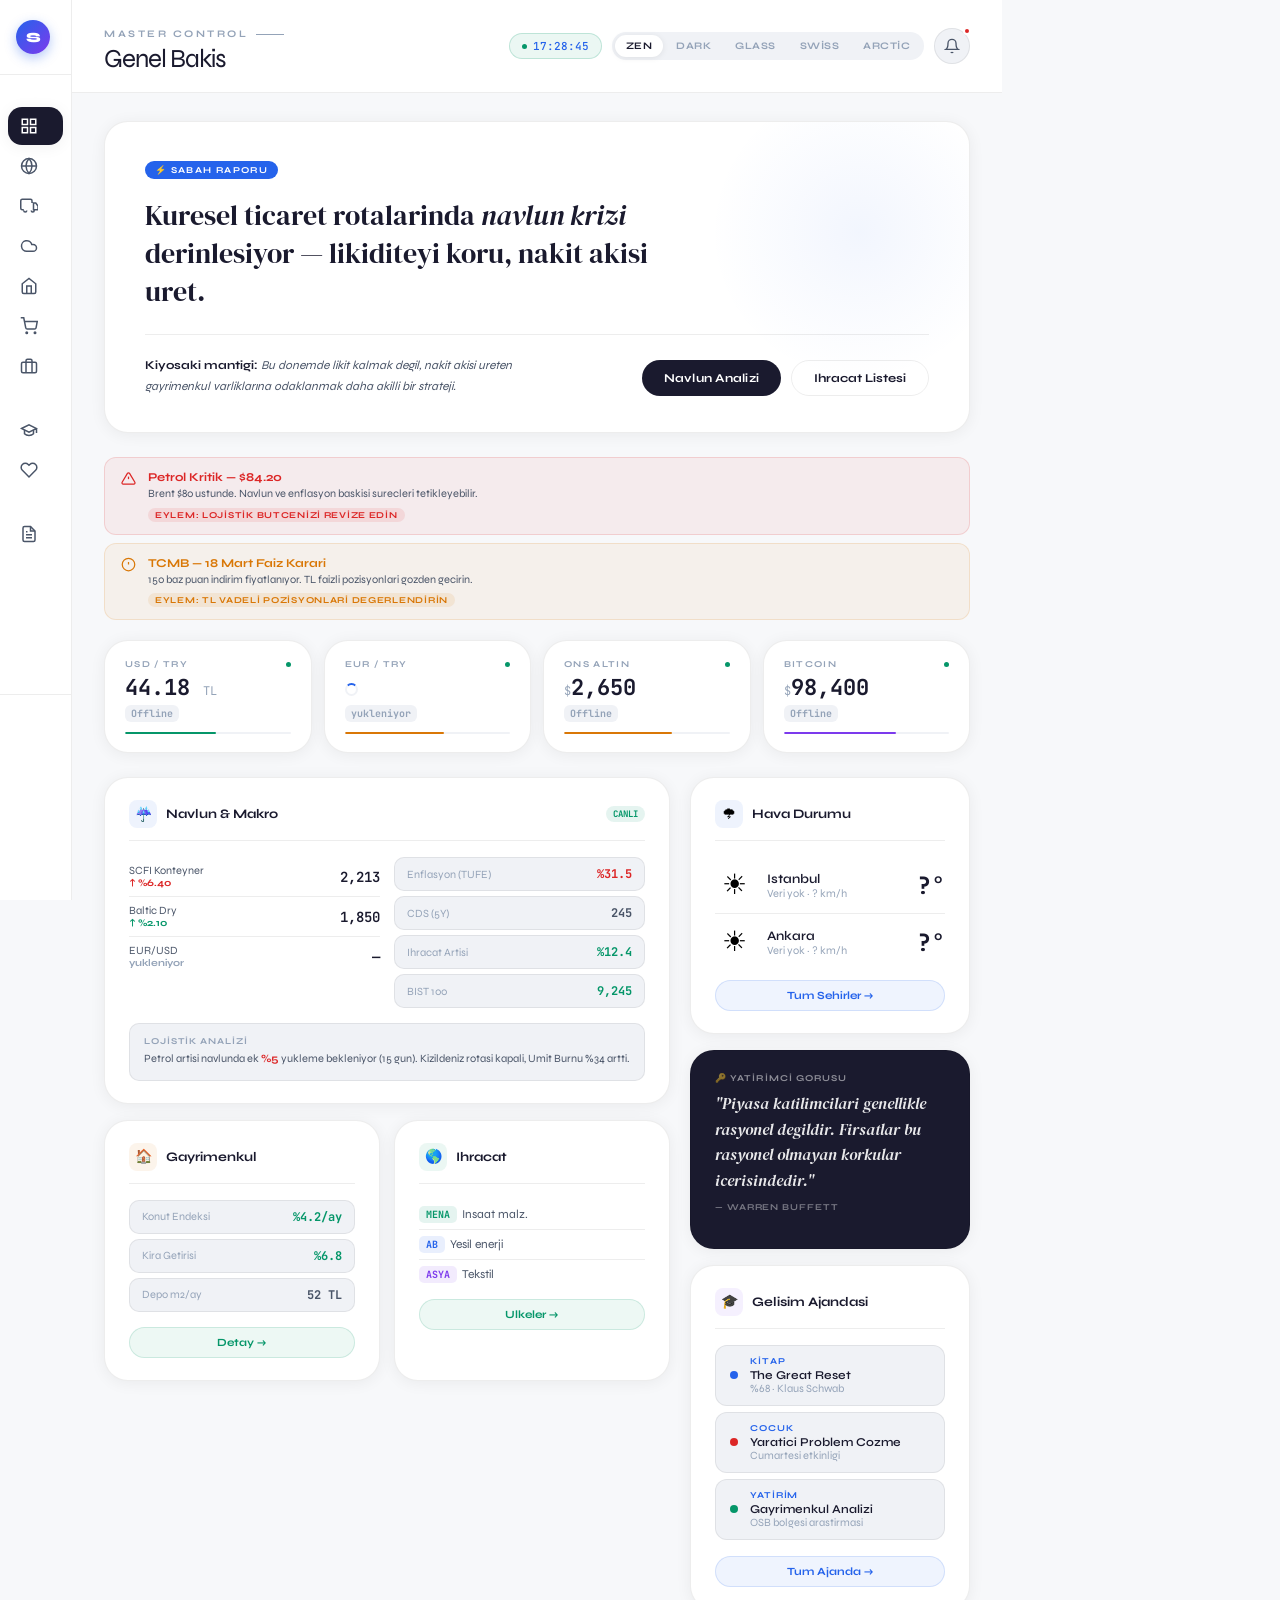
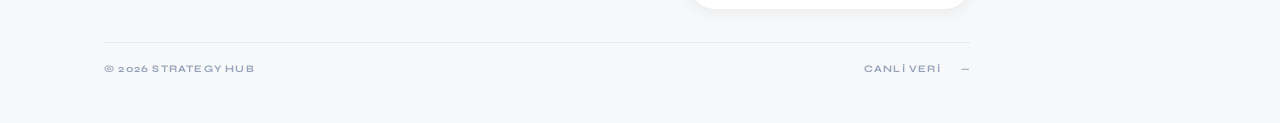
<file: index-34.html>
<!DOCTYPE html>
<html lang="tr">
<head>
  <meta charset="UTF-8">
  <meta name="viewport" content="width=device-width, initial-scale=1.0">
  <meta name="description" content="Stratejik Karar Destek Platformu — Canlı piyasa verileri, lojistik, gayrimenkul ve kişisel gelişim takibi.">
  <meta property="og:title" content="Strategy Hub v5 — Master Control">
  <meta property="og:description" content="Kuresel ticaret, navlun, emlak ve kişisel gelişim verilerini tek panelden takip edin.">
  <meta name="theme-color" content="#2563eb">
  <title>Strategy Hub v5 — Master Control</title>
<link href="https://fonts.googleapis.com/css2?family=DM+Serif+Display:ital@0;1&family=Syne:wght@400;600;700;800&family=JetBrains+Mono:wght@400;500&display=swap" rel="stylesheet">
<style>
/* ═══ RESET ═══ */
*{box-sizing:border-box;margin:0;padding:0}
body{font-family:'Syne',sans-serif;overflow-x:hidden}
button{font-family:'Syne',sans-serif;cursor:pointer;border:none;background:none}
input,select,textarea{font-family:'Syne',sans-serif}

/* ═══ THEMES ═══ */
:root{
  --bg:#F7F8FA;--bg2:#ffffff;--bg3:#F0F2F6;
  --sidebar:#ffffff;--sidebar-border:rgba(0,0,0,0.07);
  --text:#1a1a2e;--text2:#4a5568;--text3:#94a3b8;
  --accent:#2563eb;--accent2:#7c3aed;
  --green:#059669;--red:#dc2626;--gold:#d97706;
  --card-shadow:0 2px 16px rgba(0,0,0,0.06);
  --card-radius:24px;--mono:'JetBrains Mono',monospace;
  --serif:'DM Serif Display',serif;
}
[data-t="dark"]{
  --bg:#0a0a0f;--bg2:#111118;--bg3:#16161f;
  --sidebar:#0d0d14;--sidebar-border:rgba(255,255,255,0.06);
  --text:#e8e8f0;--text2:#8892a4;--text3:#3d4456;
  --card-shadow:0 2px 20px rgba(0,0,0,0.5);
}
[data-t="glass"]{
  --bg:linear-gradient(135deg,#e0e7ff 0%,#f0f9ff 100%);
  --bg2:rgba(255,255,255,0.7);--bg3:rgba(255,255,255,0.4);
  --sidebar:rgba(255,255,255,0.6);--sidebar-border:rgba(255,255,255,0.5);
  --text:#1e293b;--text2:#475569;
  --card-shadow:0 8px 32px rgba(37,99,235,0.1);
}
[data-t="swiss"]{
  --bg:#ffffff;--bg2:#ffffff;--bg3:#f5f5f5;
  --sidebar:#ffffff;--sidebar-border:#000000;
  --text:#000000;--text2:#333333;--text3:#888888;
  --accent:#e63946;--card-radius:4px;
  --card-shadow:none;
}
[data-t="arctic"]{
  --bg:#f0f4f8;--bg2:#ffffff;--bg3:#e8edf3;
  --sidebar:#ffffff;--sidebar-border:rgba(148,163,184,0.2);
  --text:#0f172a;--text2:#334155;--text3:#94a3b8;
  --accent:#0ea5e9;--card-shadow:0 1px 3px rgba(0,0,0,0.05),0 4px 12px rgba(14,165,233,0.08);
}

/* ═══ LAYOUT ═══ */
.hub{display:flex;min-height:100vh;background:var(--bg)}
[data-t="glass"] .hub{background:linear-gradient(135deg,#e0e7ff 0%,#f0f9ff 60%,#fdf4ff 100%)}

/* ═══ SIDEBAR ═══ */
.sb{
  width:72px;flex-shrink:0;background:var(--sidebar);
  border-right:1px solid var(--sidebar-border);
  display:flex;flex-direction:column;
  position:sticky;top:0;height:100vh;
  transition:width .35s cubic-bezier(.4,0,.2,1),background .3s;
  overflow:hidden;z-index:100;
}
.sb:hover,.sb.expanded{width:240px}
[data-t="swiss"] .sb{border-right:2px solid #000}
[data-t="glass"] .sb{backdrop-filter:blur(20px)}

.sb-logo{
  padding:20px 16px;display:flex;align-items:center;gap:12px;
  border-bottom:1px solid var(--sidebar-border);
  min-height:68px;overflow:hidden;white-space:nowrap;
}
.sb-logo .dot{
  width:34px;height:34px;border-radius:50%;
  background:linear-gradient(135deg,var(--accent),var(--accent2));
  display:flex;align-items:center;justify-content:center;
  color:#fff;font-weight:800;font-size:14px;flex-shrink:0;
  box-shadow:0 4px 12px rgba(37,99,235,0.35);
}
[data-t="swiss"] .sb-logo .dot{border-radius:0;background:var(--accent)}
.sb-logo span{font-weight:800;font-size:16px;letter-spacing:-.03em;color:var(--text);opacity:0;transition:opacity .2s .1s}
.sb:hover .sb-logo span,.sb.expanded .sb-logo span{opacity:1}

.nb{padding:8px;flex:1;overflow:hidden}
.ni{
  display:flex;align-items:center;gap:10px;
  padding:10px 12px;border-radius:14px;
  font-size:13px;font-weight:600;color:var(--text2);
  transition:all .2s;width:100%;text-align:left;
  white-space:nowrap;overflow:hidden;margin-bottom:2px;
  position:relative;
}
[data-t="swiss"] .ni{border-radius:0;font-weight:700;letter-spacing:.05em;font-size:11px;text-transform:uppercase}
.ni:hover{background:var(--bg3);color:var(--text)}
.ni.active{
  background:var(--text);color:var(--bg2);
  box-shadow:var(--card-shadow);
}
[data-t="dark"] .ni.active{background:var(--accent);color:#fff}
[data-t="glass"] .ni.active{background:var(--accent);color:#fff;box-shadow:0 4px 16px rgba(37,99,235,0.3)}
.ni svg{flex-shrink:0;width:18px;height:18px}
.ni-label{opacity:0;transition:opacity .2s .08s;font-size:12px}
.sb:hover .ni-label,.sb.expanded .ni-label{opacity:1}
.nl{font-size:9px;font-weight:700;letter-spacing:.15em;text-transform:uppercase;color:var(--text3);padding:10px 14px 4px;opacity:0;transition:opacity .2s;white-space:nowrap}
.sb:hover .nl,.sb.expanded .nl{opacity:1}

.sf{padding:8px;border-top:1px solid var(--sidebar-border);overflow:hidden}
.sn{
  background:var(--bg3);border-radius:12px;padding:10px 12px;
  font-size:11px;color:var(--text2);line-height:1.6;
  opacity:0;transition:opacity .2s;white-space:normal;
}
.sb:hover .sn,.sb.expanded .sn{opacity:1}
.sn strong{color:var(--accent);display:block;font-size:9px;letter-spacing:.1em;text-transform:uppercase;margin-bottom:3px}

/* ═══ MAIN ═══ */
.mn{flex:1;overflow-y:auto;min-width:0}

/* ═══ HEADER ═══ */
.hd{
  padding:28px 32px 20px;
  display:flex;flex-wrap:wrap;justify-content:space-between;align-items:flex-start;gap:16px;
  border-bottom:1px solid var(--sidebar-border);
  background:var(--bg2);
  position:sticky;top:0;z-index:50;
  backdrop-filter:blur(10px);
}
[data-t="glass"] .hd{background:rgba(255,255,255,0.7)}
.hd-left .eyebrow{font-size:10px;font-weight:700;letter-spacing:.25em;text-transform:uppercase;color:var(--text3);margin-bottom:6px;display:flex;align-items:center;gap:8px}
.hd-left .eyebrow::after{content:'';display:inline-block;height:1px;width:28px;background:var(--text3)}
.hd-left h1{font-size:26px;font-weight:300;color:var(--text);letter-spacing:-.04em;line-height:1}
[data-t="swiss"] .hd-left h1{font-weight:800;letter-spacing:-.06em;font-size:28px;text-transform:uppercase}
.hd-right{display:flex;align-items:center;gap:10px;flex-wrap:wrap}

/* THEME SWITCHER */
.ts{display:flex;background:var(--bg3);padding:3px;border-radius:40px;gap:2px}
[data-t="swiss"] .ts{border-radius:0;border:2px solid #000}
.tb2{
  padding:5px 11px;border-radius:40px;font-size:10px;font-weight:700;
  letter-spacing:.05em;text-transform:uppercase;color:var(--text3);
  transition:all .2s;
}
[data-t="swiss"] .tb2{border-radius:0}
.tb2.act{background:var(--bg2);color:var(--text);box-shadow:0 1px 6px rgba(0,0,0,0.08)}
[data-t="dark"] .tb2.act{background:var(--accent);color:#fff}
.ib{
  width:36px;height:36px;border-radius:50%;
  background:var(--bg3);border:1px solid var(--sidebar-border);
  display:flex;align-items:center;justify-content:center;
  transition:all .2s;color:var(--text2);font-size:16px;
}
[data-t="swiss"] .ib{border-radius:0;border:2px solid var(--text)}
.ib:hover{background:var(--text);color:var(--bg2)}
.live-badge{
  display:flex;align-items:center;gap:6px;
  padding:5px 12px;border-radius:40px;
  background:rgba(5,150,105,0.08);border:1px px solid rgba(5,150,105,0.2);
  font-size:10px;font-weight:700;color:var(--green);font-family:var(--mono);
  border:1px solid rgba(5,150,105,0.2);
}
.ld{width:5px;height:5px;background:var(--green);border-radius:50%;animation:blink 1.5s infinite}
@keyframes blink{0%,100%{opacity:1}50%{opacity:.2}}
#clock{font-family:var(--mono);font-size:11px;color:var(--accent);font-weight:500}

/* ═══ CONTENT ═══ */
.content{padding:28px 32px 48px}

/* ═══ TABS ═══ */
.tab{display:none}.tab.active{display:block}

/* ═══ HERO CARD ═══ */
.hero{
  background:var(--bg2);border:1px solid var(--sidebar-border);
  border-radius:var(--card-radius);padding:36px 40px;
  margin-bottom:24px;position:relative;overflow:hidden;
  box-shadow:var(--card-shadow);
}
[data-t="swiss"] .hero{border:2px solid #000;border-radius:0}
[data-t="dark"] .hero{background:var(--bg2);border-color:var(--sidebar-border)}
.hero-bg{
  position:absolute;top:-40px;right:-40px;width:300px;height:300px;
  background:radial-gradient(circle,rgba(37,99,235,0.06) 0%,transparent 70%);
  pointer-events:none;
}
[data-t="dark"] .hero-bg{background:radial-gradient(circle,rgba(37,99,235,0.12) 0%,transparent 70%)}
.hero-tag{
  display:inline-flex;align-items:center;gap:5px;
  font-size:9px;font-weight:700;letter-spacing:.15em;text-transform:uppercase;
  color:#fff;background:var(--accent);padding:4px 10px;border-radius:40px;
  margin-bottom:18px;
}
[data-t="swiss"] .hero-tag{border-radius:0;background:#000;color:#fff}
.hero h2{
  font-family:var(--serif);font-size:clamp(18px,2.5vw,28px);
  font-weight:400;line-height:1.35;color:var(--text);
  max-width:560px;margin-bottom:24px;
}
[data-t="swiss"] .hero h2{font-family:'Syne',sans-serif;font-weight:800;text-transform:uppercase;letter-spacing:-.04em;font-size:20px}
.hero-grid{display:grid;grid-template-columns:1fr auto;gap:24px;align-items:end;padding-top:20px;border-top:1px solid var(--sidebar-border)}
.hero-quote{font-size:12px;line-height:1.7;color:var(--text2);font-style:italic;max-width:400px}
.hero-quote strong{color:var(--text);font-style:normal}
.hero-btns{display:flex;gap:10px;flex-shrink:0;flex-wrap:wrap}
.btn-primary{
  padding:10px 22px;border-radius:40px;font-size:12px;font-weight:700;
  background:var(--text);color:var(--bg2);
  transition:all .2s;letter-spacing:.02em;
}
[data-t="swiss"] .btn-primary{border-radius:0;background:#000;color:#fff;text-transform:uppercase;font-size:10px;letter-spacing:.1em}
[data-t="dark"] .btn-primary{background:var(--accent);color:#fff}
.btn-primary:hover{transform:translateY(-1px);box-shadow:0 8px 24px rgba(0,0,0,0.15)}
.btn-secondary{
  padding:10px 22px;border-radius:40px;font-size:12px;font-weight:700;
  border:1.5px solid var(--sidebar-border);color:var(--text);
  transition:all .2s;
}
[data-t="swiss"] .btn-secondary{border-radius:0;border:2px solid #000;text-transform:uppercase;font-size:10px;letter-spacing:.1em}
.btn-secondary:hover{background:var(--bg3)}

/* ALERTS */
.alerts{margin-bottom:20px;display:flex;flex-direction:column;gap:8px}
.al{display:flex;gap:12px;padding:12px 16px;border-radius:12px}
[data-t="swiss"] .al{border-radius:0;border-left-width:3px!important}
.al-d{background:rgba(220,38,38,0.06);border:1px solid rgba(220,38,38,0.15)}
.al-w{background:rgba(217,119,6,0.06);border:1px solid rgba(217,119,6,0.15)}
.al h4{font-size:12px;font-weight:700;color:var(--red)}
.al-w h4{color:var(--gold)}
.al p{font-size:11px;color:var(--text2);line-height:1.5;margin-top:2px}
.al-act{display:inline-block;margin-top:4px;font-size:9px;font-weight:700;letter-spacing:.08em;text-transform:uppercase;padding:2px 7px;border-radius:20px;background:rgba(220,38,38,0.1);color:var(--red)}
.al-w .al-act{background:rgba(217,119,6,0.1);color:var(--gold)}

/* PRICE STRIP */
.price-strip{display:grid;grid-template-columns:repeat(4,minmax(0,1fr));gap:12px;margin-bottom:24px}
.price-card{
  background:var(--bg2);border:1px solid var(--sidebar-border);
  border-radius:var(--card-radius);padding:18px 20px;
  box-shadow:var(--card-shadow);
  transition:transform .2s,box-shadow .2s,border-color .2s;
}
[data-t="swiss"] .price-card{border-radius:0;border:1.5px solid #000}
[data-t="glass"] .price-card{backdrop-filter:blur(10px)}
.price-card:hover{transform:translateY(-2px);box-shadow:0 8px 32px rgba(0,0,0,0.1);border-color:var(--accent)}
.pc-lbl{font-size:9px;font-weight:700;letter-spacing:.15em;text-transform:uppercase;color:var(--text3);margin-bottom:8px;display:flex;justify-content:space-between;align-items:center}
.pc-val{font-size:22px;font-weight:700;font-family:var(--mono);color:var(--text);line-height:1}
.pc-val .u{font-size:12px;color:var(--text3);font-weight:400}
.pc-chg{font-size:10px;font-weight:700;padding:2px 6px;border-radius:6px;font-family:var(--mono);margin-top:6px;display:inline-block}
.up{background:rgba(5,150,105,0.1);color:var(--green)}
.dn{background:rgba(220,38,38,0.1);color:var(--red)}
.nt{background:var(--bg3);color:var(--text3)}
.pc-bar{margin-top:10px;height:2px;border-radius:2px;background:var(--bg3);overflow:hidden}
.pc-bar-fill{height:100%;border-radius:2px;transition:width .8s ease}

/* MAIN GRID */
.main-grid{display:grid;grid-template-columns:1fr 280px;gap:20px}
.left-col{display:flex;flex-direction:column;gap:16px}
.right-col{display:flex;flex-direction:column;gap:16px}

/* CARD */
.card{
  background:var(--bg2);border:1px solid var(--sidebar-border);
  border-radius:var(--card-radius);padding:22px 24px;
  box-shadow:var(--card-shadow);
}
[data-t="swiss"] .card{border-radius:0;border:1.5px solid #000}
[data-t="glass"] .card{backdrop-filter:blur(10px)}
.card-h{display:flex;align-items:center;gap:9px;margin-bottom:16px;padding-bottom:12px;border-bottom:1px solid var(--sidebar-border)}
.card-icon{width:28px;height:28px;border-radius:8px;display:flex;align-items:center;justify-content:center;font-size:14px;flex-shrink:0}
[data-t="swiss"] .card-icon{border-radius:0;border:1.5px solid #000}
.card-h h3{font-size:13px;font-weight:700;color:var(--text)}
.card-h .badge-live{font-size:9px;font-weight:700;color:var(--green);background:rgba(5,150,105,0.1);padding:2px 7px;border-radius:20px;margin-left:auto;font-family:var(--mono)}

/* STATS PAGE HEADER */
.ph{margin-bottom:20px}
.ph h2{font-size:20px;font-weight:700;color:var(--text);letter-spacing:-.03em}
[data-t="swiss"] .ph h2{text-transform:uppercase;font-size:22px;letter-spacing:-.05em}
.ph p{font-size:12px;color:var(--text2);margin-top:3px}

/* STAT GRID */
.sg{display:grid;grid-template-columns:repeat(4,minmax(0,1fr));gap:10px;margin-bottom:20px}
.sc{background:var(--bg2);border:1px solid var(--sidebar-border);border-radius:16px;padding:14px 16px;box-shadow:var(--card-shadow)}
[data-t="swiss"] .sc{border-radius:0;border:1.5px solid #000}
.scl{font-size:9px;font-weight:700;letter-spacing:.12em;text-transform:uppercase;color:var(--text3);margin-bottom:5px}
.scv{font-size:18px;font-weight:700;font-family:var(--mono);color:var(--text);line-height:1}
.scs{margin-top:4px}

/* TABLE */
.dt{width:100%;border-collapse:collapse;font-size:12px}
.dt th{font-size:9px;font-weight:700;letter-spacing:.1em;text-transform:uppercase;color:var(--text3);padding:0 0 10px;text-align:left;border-bottom:1px solid var(--sidebar-border)}
.dt td{padding:9px 0;border-bottom:1px solid var(--sidebar-border);color:var(--text2);vertical-align:middle}
.dt tr:last-child td{border:none}
.dt .s{font-weight:600;color:var(--text)}
.bdg{display:inline-flex;align-items:center;font-size:10px;font-weight:700;padding:2px 7px;border-radius:6px;font-family:var(--mono)}
[data-t="swiss"] .bdg{border-radius:0}

/* MINI METRIC */
.mm{display:flex;justify-content:space-between;align-items:center;padding:8px 12px;border-radius:10px;margin-bottom:5px;background:var(--bg3);border:1px solid var(--sidebar-border)}
[data-t="swiss"] .mm{border-radius:0;border:1px solid #000}
.mml{font-size:11px;color:var(--text3)}
.mmv{font-size:12px;font-weight:700;font-family:var(--mono)}
.mmv.hi{color:var(--red)}.mmv.gd{color:var(--green)}.mmv.ne{color:var(--text2)}.mmv.wn{color:var(--gold)}

/* ANALYSIS BOX */
.ab{background:var(--bg3);border-radius:10px;padding:12px 14px;border:1px solid var(--sidebar-border);margin-top:10px}
[data-t="swiss"] .ab{border-radius:0;border:1px solid #000;border-left:3px solid #000}
.abl{font-size:9px;font-weight:700;color:var(--text3);letter-spacing:.1em;text-transform:uppercase;margin-bottom:4px}
.ab p{font-size:11px;color:var(--text2);line-height:1.6}

/* PROGRESS */
.pw{margin-bottom:10px}
.plr{display:flex;justify-content:space-between;margin-bottom:4px;font-size:11px}
.plr span:first-child{color:var(--text2)}
.plr span:last-child{font-weight:700;color:var(--text);font-family:var(--mono)}
.prb{height:5px;border-radius:40px;background:var(--bg3);overflow:hidden;border:1px solid var(--sidebar-border)}
[data-t="swiss"] .prb{border-radius:0}
.prf{height:100%;border-radius:40px;transition:width .8s ease}
[data-t="swiss"] .prf{border-radius:0}

/* QUOTE */
.qi{padding:12px 0;border-bottom:1px solid var(--sidebar-border)}
.qi:last-child{border:none;padding-bottom:0}
.qt-text{font-family:var(--serif);font-size:13px;color:var(--text2);line-height:1.7;margin-bottom:5px;font-style:italic}
[data-t="swiss"] .qt-text{font-family:'Syne',sans-serif;font-style:normal;font-weight:600;font-size:12px;text-transform:uppercase;letter-spacing:.03em}
.qa{font-size:9px;font-weight:700;color:var(--text3);letter-spacing:.1em;text-transform:uppercase}

/* GROWTH ITEM */
.gi{
  display:flex;align-items:center;gap:12px;
  padding:10px 14px;border-radius:12px;
  background:var(--bg3);border:1px solid var(--sidebar-border);
  margin-bottom:6px;transition:all .2s;
}
[data-t="swiss"] .gi{border-radius:0;border:1px solid #000}
.gi:last-child{margin-bottom:0}
.gi:hover{background:var(--bg2);border-color:var(--accent);transform:translateX(3px)}
.gi-dot{width:8px;height:8px;border-radius:50%;flex-shrink:0}
[data-t="swiss"] .gi-dot{border-radius:0}
.gi-info{flex:1}
.gi-lbl{font-size:9px;font-weight:700;color:var(--accent);letter-spacing:.1em;text-transform:uppercase;margin-bottom:2px}
.gi-title{font-size:12px;font-weight:600;color:var(--text)}
.gi-sub{font-size:11px;color:var(--text3)}

/* RISK BAR */
.rr{display:flex;align-items:center;padding:7px 0;border-bottom:1px solid var(--sidebar-border)}
.rr:last-child{border:none}
.rl{font-size:11px;color:var(--text2);width:150px;flex-shrink:0}
.rw{flex:1;margin:0 12px;height:5px;background:var(--bg3);border-radius:40px;overflow:hidden;border:1px solid var(--sidebar-border)}
[data-t="swiss"] .rw{border-radius:0}
.rf{height:100%;border-radius:40px}
[data-t="swiss"] .rf{border-radius:0}

/* EDITOR */
.ed-wrap{background:var(--bg3);border:1px dashed var(--sidebar-border);border-radius:14px;padding:16px;margin-top:14px}
[data-t="swiss"] .ed-wrap{border-radius:0;border:2px dashed #000}
.ed-title{font-size:11px;font-weight:700;color:var(--text);margin-bottom:12px;display:flex;align-items:center;gap:6px}
.ed-grid{display:grid;grid-template-columns:100px 1fr;gap:8px 12px;align-items:center;margin-bottom:10px}
.ed-lbl{font-size:10px;font-weight:700;color:var(--text3);text-align:right}
.ed-inp{padding:7px 11px;border-radius:8px;border:1px solid var(--sidebar-border);background:var(--bg2);color:var(--text);font-size:12px;width:100%}
[data-t="swiss"] .ed-inp{border-radius:0;border:1.5px solid #000}
.ed-inp:focus{outline:none;border-color:var(--accent)}
.ed-sel{padding:7px 11px;border-radius:8px;border:1px solid var(--sidebar-border);background:var(--bg2);color:var(--text);font-size:12px;width:100%}
[data-t="swiss"] .ed-sel{border-radius:0;border:1.5px solid #000}
.ed-btn{
  padding:9px 20px;border-radius:40px;background:var(--text);color:var(--bg2);
  font-size:11px;font-weight:700;transition:all .2s;
}
[data-t="swiss"] .ed-btn{border-radius:0;background:#000;color:#fff;text-transform:uppercase;font-size:10px;letter-spacing:.1em}
[data-t="dark"] .ed-btn{background:var(--accent);color:#fff}
.ed-btn:hover{opacity:.85;transform:translateY(-1px)}

/* LIST ITEM */
.li{display:flex;align-items:center;padding:9px 12px;background:var(--bg2);border:1px solid var(--sidebar-border);border-radius:10px;margin-bottom:6px;gap:10px}
[data-t="swiss"] .li{border-radius:0;border:1px solid #000}
.li:last-child{margin-bottom:0}
.li-c{flex:1}
.li-c .name{font-size:12px;font-weight:600;color:var(--text)}
.li-c .sub{font-size:11px;color:var(--text3);margin-top:1px}
.del-btn{padding:4px 9px;border-radius:6px;background:rgba(220,38,38,0.08);border:1px solid rgba(220,38,38,0.15);color:var(--red);font-size:10px;font-weight:700}
[data-t="swiss"] .del-btn{border-radius:0;border:1px solid var(--red)}
.del-btn:hover{background:rgba(220,38,38,0.15)}

/* WEATHER */
.wth{display:flex;align-items:center;gap:14px;padding:11px 0;border-bottom:1px solid var(--sidebar-border)}
.wth:last-child{border:none}
.wic{font-size:28px;width:38px;text-align:center;flex-shrink:0}
.wi h4{font-size:13px;font-weight:600;color:var(--text)}
.wi p{font-size:11px;color:var(--text3)}
.wt{font-size:24px;font-weight:700;font-family:var(--mono);color:var(--text);margin-left:auto}

/* NEWS */
.nw{padding:9px 0;border-bottom:1px solid var(--sidebar-border)}
.nw:last-child{border:none}
.nw .src{font-size:9px;font-weight:700;color:var(--accent);text-transform:uppercase;letter-spacing:.08em;margin-bottom:3px}
.nw h4{font-size:12px;font-weight:600;color:var(--text);line-height:1.4;margin-bottom:2px}
.nw p{font-size:11px;color:var(--text3)}

/* TIMELINE */
.tl{display:flex;align-items:flex-start;gap:12px;padding:9px 0;border-bottom:1px solid var(--sidebar-border)}
.tl:last-child{border:none}
.tld{width:10px;height:10px;border-radius:50%;margin-top:3px;flex-shrink:0}
[data-t="swiss"] .tld{border-radius:0}
.tlc h4{font-size:12px;font-weight:600;color:var(--text)}
.tlc p{font-size:11px;color:var(--text3);margin-top:1px;line-height:1.5}
.tlt{font-size:10px;color:var(--text3);font-family:var(--mono);margin-left:auto;flex-shrink:0}

/* TAGS */
.tag{display:inline-flex;align-items:center;font-size:10px;font-weight:700;padding:2px 7px;border-radius:5px;margin-right:5px;font-family:var(--mono)}
[data-t="swiss"] .tag{border-radius:0}
.tm{background:rgba(5,150,105,0.1);color:var(--green)}
.te{background:rgba(37,99,235,0.1);color:var(--accent)}
.ta{background:rgba(124,58,237,0.1);color:var(--accent2)}
.tu{background:rgba(217,119,6,0.1);color:var(--gold)}

/* TWO COL */
.two-col{display:grid;grid-template-columns:1fr 1fr;gap:16px;margin-bottom:16px}
.three-col{display:grid;grid-template-columns:1fr 1fr 1fr;gap:14px}

/* SPINNER */
.sp{display:inline-block;width:13px;height:13px;border:2px solid var(--bg3);border-top-color:var(--accent);border-radius:50%;animation:spin .6s linear infinite;vertical-align:middle;margin-right:5px}
@keyframes spin{to{transform:rotate(360deg)}}

/* FOOTER */
.foot{margin-top:32px;padding-top:20px;border-top:1px solid var(--sidebar-border);display:flex;justify-content:space-between;align-items:center;font-size:10px;font-weight:700;letter-spacing:.12em;text-transform:uppercase;color:var(--text3)}
[data-t="swiss"] .foot{border-top:2px solid #000}

/* BOOK */
.bk{display:flex;gap:12px;padding:10px 0;border-bottom:1px solid var(--sidebar-border)}
.bk:last-child{border:none;padding-bottom:0}
.bs{width:36px;height:48px;border-radius:5px;display:flex;align-items:center;justify-content:center;font-size:15px;flex-shrink:0}
[data-t="swiss"] .bs{border-radius:0;border:2px solid #000}
.bi h4{font-size:12px;font-weight:600;color:var(--text)}
.bi p{font-size:11px;color:var(--text3);margin-top:1px;line-height:1.4}

/* KIDS WEEK */
.kw{display:grid;grid-template-columns:repeat(5,1fr);gap:6px;margin:10px 0}
.db{background:var(--bg3);border:1px solid var(--sidebar-border);border-radius:10px;padding:8px 5px;text-align:center}
[data-t="swiss"] .db{border-radius:0;border:1px solid #000}
.db.today{background:rgba(37,99,235,0.07);border-color:var(--accent)}
.dn2{font-size:9px;font-weight:700;color:var(--text3);text-transform:uppercase;margin-bottom:3px}
.db.today .dn2{color:var(--accent)}
.da{font-size:14px}.dt2{font-size:9px;color:var(--text3);margin-top:2px}

/* SMASH BUTTONS */
.smb{width:100%;margin-top:10px;padding:8px;border-radius:40px;background:rgba(5,150,105,0.07);border:1px solid rgba(5,150,105,0.15);color:var(--green);font-size:11px;font-weight:700;transition:background .15s}
[data-t="swiss"] .smb{border-radius:0;border:2px solid var(--green);text-transform:uppercase;font-size:10px;letter-spacing:.08em}
.smb:hover{background:rgba(5,150,105,0.14)}
.acb{width:100%;margin-top:10px;padding:8px;border-radius:40px;background:rgba(37,99,235,0.07);border:1px solid rgba(37,99,235,0.15);color:var(--accent);font-size:11px;font-weight:700;transition:background .15s}
[data-t="swiss"] .acb{border-radius:0;border:2px solid var(--accent);text-transform:uppercase;font-size:10px;letter-spacing:.08em}
.acb:hover{background:rgba(37,99,235,0.14)}
</style>
</head>
<body>
<div class="hub">

<div class="hub" id="app">

<!-- ═══ SIDEBAR ═══ -->
<aside class="sb" id="sidebar">
  <div class="sb-logo">
    <div class="dot">S</div>
    <span>STRATEGY</span>
  </div>
  <div class="nb">
    <div class="nl">Ana Menu</div>
    <button class="ni active" data-tab="dashboard"><svg width="18" height="18" viewBox="0 0 24 24" fill="none" stroke="currentColor" stroke-width="2"><rect x="3" y="3" width="7" height="7"/><rect x="14" y="3" width="7" height="7"/><rect x="14" y="14" width="7" height="7"/><rect x="3" y="14" width="7" height="7"/></svg><span class="ni-label">Genel Bakis</span></button>
    <button class="ni" data-tab="world"><svg width="18" height="18" viewBox="0 0 24 24" fill="none" stroke="currentColor" stroke-width="2"><circle cx="12" cy="12" r="10"/><line x1="2" y1="12" x2="22" y2="12"/><path d="M12 2a15.3 15.3 0 0 1 4 10 15.3 15.3 0 0 1-4 10 15.3 15.3 0 0 1-4-10 15.3 15.3 0 0 1 4-10z"/></svg><span class="ni-label">Dunya Ekonomisi</span></button>
    <button class="ni" data-tab="logistics"><svg width="18" height="18" viewBox="0 0 24 24" fill="none" stroke="currentColor" stroke-width="2"><path d="M5 17H3a2 2 0 0 1-2-2V5a2 2 0 0 1 2-2h11a2 2 0 0 1 2 2v3M18 8h3l3 4v5h-6V8zM15 18a2 2 0 1 0 4 0M5 18a2 2 0 1 0 4 0"/></svg><span class="ni-label">Navlun &amp; Lojistik</span></button>
    <button class="ni" data-tab="weather"><svg width="18" height="18" viewBox="0 0 24 24" fill="none" stroke="currentColor" stroke-width="2"><path d="M17.5 19H9a7 7 0 1 1 6.71-9h1.79a4.5 4.5 0 1 1 0 9z"/></svg><span class="ni-label">Hava &amp; Haberler</span></button>
    <button class="ni" data-tab="realestate"><svg width="18" height="18" viewBox="0 0 24 24" fill="none" stroke="currentColor" stroke-width="2"><path d="M3 9l9-7 9 7v11a2 2 0 0 1-2 2H5a2 2 0 0 1-2-2z"/><polyline points="9 22 9 12 15 12 15 22"/></svg><span class="ni-label">Gayrimenkul</span></button>
    <button class="ni" data-tab="export"><svg width="18" height="18" viewBox="0 0 24 24" fill="none" stroke="currentColor" stroke-width="2"><circle cx="9" cy="21" r="1"/><circle cx="20" cy="21" r="1"/><path d="M1 1h4l2.68 13.39a2 2 0 0 0 2 1.61h9.72a2 2 0 0 0 2-1.61L23 6H6"/></svg><span class="ni-label">Ihracat &amp; Ticaret</span></button>
    <button class="ni" data-tab="bizdev"><svg width="18" height="18" viewBox="0 0 24 24" fill="none" stroke="currentColor" stroke-width="2"><rect x="2" y="7" width="20" height="14" rx="2"/><path d="M16 21V5a2 2 0 0 0-2-2h-4a2 2 0 0 0-2 2v16"/></svg><span class="ni-label">Is Gelistirme</span></button>
    <div class="nl">Kisisel</div>
    <button class="ni" data-tab="growth"><svg width="18" height="18" viewBox="0 0 24 24" fill="none" stroke="currentColor" stroke-width="2"><path d="M22 10v6M2 10l10-5 10 5-10 5z"/><path d="M6 12v5c3 3 9 3 12 0v-5"/></svg><span class="ni-label">Kisisel Gelisim</span></button>
    <button class="ni" data-tab="kids"><svg width="18" height="18" viewBox="0 0 24 24" fill="none" stroke="currentColor" stroke-width="2"><path d="M20.84 4.61a5.5 5.5 0 0 0-7.78 0L12 5.67l-1.06-1.06a5.5 5.5 0 0 0-7.78 7.78l1.06 1.06L12 21.23l7.78-7.78 1.06-1.06a5.5 5.5 0 0 0 0-7.78z"/></svg><span class="ni-label">Cocuk Gelisimi</span></button>
    <div class="nl">Sistem</div>
    <button class="ni" data-tab="anayasa"><svg width="18" height="18" viewBox="0 0 24 24" fill="none" stroke="currentColor" stroke-width="2"><path d="M14 2H6a2 2 0 0 0-2 2v16a2 2 0 0 0 2 2h12a2 2 0 0 0 2-2V8z"/><polyline points="14 2 14 8 20 8"/><line x1="16" y1="13" x2="8" y2="13"/><line x1="16" y1="17" x2="8" y2="17"/><polyline points="10 9 9 9 8 9"/></svg><span class="ni-label">Anayasa v3.0</span></button>
  </div>
  <div class="sf">
    <div class="sn">
      <strong>&#9889; Akilli Not</strong>
      Navlun trendi yukseliste. Ihracat planlarinizi revize edin.
    </div>
  </div>
</aside>

<!-- ═══ MAIN ═══ -->
<main class="mn">

  <!-- HEADER -->
  <header class="hd">
    <div class="hd-left">
      <div class="eyebrow">Master Control</div>
      <h1 id="page-title">Genel Bakis</h1>
    </div>
    <div class="hd-right">
      <div class="live-badge"><span class="ld"></span><span id="clock"></span></div>
      <div class="ts" id="theme-switcher">
        <button class="tb2 act" data-theme="">Zen</button>
        <button class="tb2" data-theme="dark">Dark</button>
        <button class="tb2" data-theme="glass">Glass</button>
        <button class="tb2" data-theme="swiss">Swiss</button>
        <button class="tb2" data-theme="arctic">Arctic</button>
      </div>
      <div class="ib bb" style="position:relative">
        <svg width="16" height="16" viewBox="0 0 24 24" fill="none" stroke="currentColor" stroke-width="2"><path d="M18 8A6 6 0 0 0 6 8c0 7-3 9-3 9h18s-3-2-3-9"/><path d="M13.73 21a2 2 0 0 1-3.46 0"/></svg>
        <span style="position:absolute;top:-2px;right:-2px;width:8px;height:8px;background:var(--red);border-radius:50%;border:2px solid var(--bg2)"></span>
      </div>
    </div>
  </header>

  <!-- CONTENT -->
  <div class="content">

  <!-- ══════ DASHBOARD ══════ -->
  <div id="tab-dashboard" class="tab active">
    <div class="hero">
      <div class="hero-bg"></div>
      <div class="hero-tag">&#9889; Sabah Raporu</div>
      <h2>Kuresel ticaret rotalarinda <em>navlun krizi</em> derinlesiyor — likiditeyi koru, nakit akisi uret.</h2>
      <div class="hero-grid">
        <p class="hero-quote">
          <strong>Kiyosaki mantigi:</strong> Bu donemde likit kalmak degil, nakit akisi ureten gayrimenkul varliklarına odaklanmak daha akilli bir strateji.
        </p>
        <div class="hero-btns">
          <button class="btn-primary" onclick="switchToTab('logistics')">Navlun Analizi</button>
          <button class="btn-secondary" onclick="switchToTab('export')">Ihracat Listesi</button>
        </div>
      </div>
    </div>

    <div id="dash-alerts" class="alerts"></div>

    <div class="price-strip">
      <div class="price-card"><div class="pc-lbl">USD / TRY <span id="pc-usd-dot" style="width:5px;height:5px;background:var(--green);border-radius:50%;display:inline-block;animation:blink 1.5s infinite"></span></div><div class="pc-val" id="pc-usd"><span class="sp"></span></div><div id="pc-usd-c" class="pc-chg nt">yukleniyor</div><div class="pc-bar"><div class="pc-bar-fill" id="pb-usd" style="width:55%;background:var(--green)"></div></div></div>
      <div class="price-card"><div class="pc-lbl">EUR / TRY <span style="width:5px;height:5px;background:var(--green);border-radius:50%;display:inline-block;animation:blink 1.5s infinite"></span></div><div class="pc-val" id="pc-eur"><span class="sp"></span></div><div id="pc-eur-c" class="pc-chg nt">yukleniyor</div><div class="pc-bar"><div class="pc-bar-fill" id="pb-eur" style="width:60%;background:var(--gold)"></div></div></div>
      <div class="price-card"><div class="pc-lbl">ONS ALTIN <span style="width:5px;height:5px;background:var(--green);border-radius:50%;display:inline-block;animation:blink 1.5s infinite"></span></div><div class="pc-val" id="pc-gold"><span class="sp"></span></div><div id="pc-gold-c" class="pc-chg nt">yukleniyor</div><div class="pc-bar"><div class="pc-bar-fill" id="pb-gold" style="width:65%;background:var(--gold)"></div></div></div>
      <div class="price-card"><div class="pc-lbl">BITCOIN <span style="width:5px;height:5px;background:var(--green);border-radius:50%;display:inline-block;animation:blink 1.5s infinite"></span></div><div class="pc-val" id="pc-btc"><span class="sp"></span></div><div id="pc-btc-c" class="pc-chg nt">yukleniyor</div><div class="pc-bar"><div class="pc-bar-fill" id="pb-btc" style="width:68%;background:var(--accent2)"></div></div></div>
    </div>

    <div class="main-grid">
      <div class="left-col">
        <div class="card">
          <div class="card-h"><div class="card-icon" style="background:rgba(37,99,235,0.08)">&#9748;</div><h3>Navlun &amp; Makro</h3><span class="badge-live">CANLI</span></div>
          <div style="display:grid;grid-template-columns:1fr 1fr;gap:14px">
            <div>
              <div style="display:flex;justify-content:space-between;align-items:center;padding:7px 0;border-bottom:1px solid var(--sidebar-border)"><div><div style="font-size:11px;color:var(--text2)">SCFI Konteyner</div><div style="font-size:10px;font-weight:700;color:var(--red)">&#8593; %6.40</div></div><div style="font-family:var(--mono);font-size:14px;font-weight:600;color:var(--text)">2,213</div></div>
              <div style="display:flex;justify-content:space-between;align-items:center;padding:7px 0;border-bottom:1px solid var(--sidebar-border)"><div><div style="font-size:11px;color:var(--text2)">Baltic Dry</div><div style="font-size:10px;font-weight:700;color:var(--green)">&#8593; %2.10</div></div><div style="font-family:var(--mono);font-size:14px;font-weight:600;color:var(--text)">1,850</div></div>
              <div style="display:flex;justify-content:space-between;align-items:center;padding:7px 0"><div><div style="font-size:11px;color:var(--text2)">EUR/USD</div><div style="font-size:10px;font-weight:700;color:var(--text3)" id="eurusd-sub">yukleniyor</div></div><div style="font-family:var(--mono);font-size:14px;font-weight:600;color:var(--text)" id="eurusd-val">—</div></div>
            </div>
            <div>
              <div class="mm"><span class="mml">Enflasyon (TUFE)</span><span class="mmv hi">%31.5</span></div>
              <div class="mm"><span class="mml">CDS (5Y)</span><span class="mmv ne">245</span></div>
              <div class="mm"><span class="mml">Ihracat Artisi</span><span class="mmv gd">%12.4</span></div>
              <div class="mm"><span class="mml">BIST 100</span><span class="mmv gd" id="bist-dash">9,245</span></div>
            </div>
          </div>
          <div class="ab"><div class="abl">Lojistik Analizi</div><p>Petrol artisi navlunda ek <strong style="color:var(--red)">%5</strong> yukleme bekleniyor (15 gun). Kizildeniz rotasi kapali, Umit Burnu %34 artti.</p></div>
        </div>
        <div style="display:grid;grid-template-columns:1fr 1fr;gap:14px">
          <div class="card">
            <div class="card-h"><div class="card-icon" style="background:rgba(217,119,6,0.08)">&#127968;</div><h3>Gayrimenkul</h3></div>
            <div class="mm"><span class="mml">Konut Endeksi</span><span class="mmv gd">%4.2/ay</span></div>
            <div class="mm"><span class="mml">Kira Getirisi</span><span class="mmv gd">%6.8</span></div>
            <div class="mm"><span class="mml">Depo m2/ay</span><span class="mmv ne">52 TL</span></div>
            <button class="smb" onclick="switchToTab('realestate')">Detay &#8594;</button>
          </div>
          <div class="card">
            <div class="card-h"><div class="card-icon" style="background:rgba(5,150,105,0.08)">&#127758;</div><h3>Ihracat</h3></div>
            <div style="font-size:12px;color:var(--text2);padding:6px 0;border-bottom:1px solid var(--sidebar-border)"><span class="tag tm">MENA</span>Insaat malz.</div>
            <div style="font-size:12px;color:var(--text2);padding:6px 0;border-bottom:1px solid var(--sidebar-border)"><span class="tag te">AB</span>Yesil enerji</div>
            <div style="font-size:12px;color:var(--text2);padding:6px 0"><span class="tag ta">ASYA</span>Tekstil</div>
            <button class="smb" onclick="switchToTab('export')">Ulkeler &#8594;</button>
          </div>
        </div>
      </div>

      <div class="right-col">
        <div class="card">
          <div class="card-h"><div class="card-icon" style="background:rgba(37,99,235,0.08)">&#127785;</div><h3>Hava Durumu</h3></div>
          <div id="weather-dash"><div style="font-size:11px;color:var(--text3)"><span class="sp"></span>Yukleniyor...</div></div>
          <button class="acb" onclick="switchToTab('weather')">Tum Sehirler &#8594;</button>
        </div>
        <div class="card" style="background:var(--text);color:var(--bg2)">
          <div style="margin-bottom:14px">
            <div style="font-size:9px;font-weight:700;letter-spacing:.12em;text-transform:uppercase;opacity:.5;margin-bottom:8px;display:flex;align-items:center;gap:6px">&#128273; Yatirimci Gorusu</div>
            <p style="font-family:'DM Serif Display',serif;font-size:16px;line-height:1.6;font-style:italic;opacity:.9">"Piyasa katilimcilari genellikle rasyonel degildir. Firsatlar bu rasyonel olmayan korkular icerisindedir."</p>
            <div style="font-size:9px;font-weight:700;opacity:.4;letter-spacing:.1em;text-transform:uppercase;margin-top:8px">— Warren Buffett</div>
          </div>
        </div>
        <div class="card">
          <div class="card-h"><div class="card-icon" style="background:rgba(124,58,237,0.08)">&#127891;</div><h3>Gelisim Ajandasi</h3></div>
          <div class="gi"><div class="gi-dot" style="background:var(--accent)"></div><div class="gi-info"><div class="gi-lbl">Kitap</div><div class="gi-title">The Great Reset</div><div class="gi-sub">%68 · Klaus Schwab</div></div></div>
          <div class="gi"><div class="gi-dot" style="background:var(--red)" style="background:rgba(220,38,38,1)"></div><div class="gi-info"><div class="gi-lbl">Cocuk</div><div class="gi-title">Yaratici Problem Cozme</div><div class="gi-sub">Cumartesi etkinligi</div></div></div>
          <div class="gi"><div class="gi-dot" style="background:var(--green)"></div><div class="gi-info"><div class="gi-lbl">Yatirim</div><div class="gi-title">Gayrimenkul Analizi</div><div class="gi-sub">OSB bolgesi arastirmasi</div></div></div>
          <button class="acb" onclick="switchToTab('growth')">Tum Ajanda &#8594;</button>
        </div>
      </div>
    </div>

    <footer class="foot">
      <span>© 2026 Strategy Hub</span>
      <div style="display:flex;gap:20px"><span>Canli Veri</span><span id="last-refresh">—</span></div>
    </footer>
  </div>

  <!-- ══════ WORLD ══════ -->
  <div id="tab-world" class="tab">
    <div class="ph"><h2>Dunya Ekonomisi</h2><p>Canli borsa, emtia ve kuresel gostergeler</p></div>
    <div class="sg">
      <div class="sc"><div class="scl">S&amp;P 500</div><div class="scv" id="sp500-v">—</div><div class="scs" id="sp500-c"></div></div>
      <div class="sc"><div class="scl">NASDAQ</div><div class="scv" id="nasdaq-v">—</div><div class="scs" id="nasdaq-c"></div></div>
      <div class="sc"><div class="scl">BIST 100</div><div class="scv" id="bist-v">—</div><div class="scs" id="bist-c"></div></div>
      <div class="sc"><div class="scl">EUR / USD</div><div class="scv" id="eurusd-w">—</div><div class="scs" id="eurusd-wc"></div></div>
    </div>
    <div class="two-col">
      <div class="card">
        <div class="card-h"><div class="card-icon" style="background:rgba(37,99,235,0.08)">&#128200;</div><h3>Canli Fiyatlar</h3><span class="badge-live">CANLI</span></div>
        <div id="live-prices"><div style="font-size:11px;color:var(--text3)"><span class="sp"></span>Yukleniyor...</div></div>
      </div>
      <div class="card">
        <div class="card-h"><div class="card-icon" style="background:rgba(217,119,6,0.08)">&#129686;</div><h3>Emtia Piyasalari</h3></div>
        <div id="commodity-table"><div style="font-size:11px;color:var(--text3)"><span class="sp"></span>Yukleniyor...</div></div>
      </div>
    </div>
    <div class="two-col">
      <div class="card">
        <div class="card-h"><div class="card-icon" style="background:rgba(5,150,105,0.08)">&#127758;</div><h3>Ulke Makro</h3></div>
        <table class="dt">
          <thead><tr><th>Ulke</th><th>GSYH</th><th>Enf.</th><th></th></tr></thead>
          <tbody>
            <tr><td class="s">ABD</td><td>%2.8</td><td>%3.1</td><td><span class="bdg up">Guclu</span></td></tr>
            <tr><td class="s">Euro Bolgesi</td><td>%0.9</td><td>%2.4</td><td><span class="bdg" style="background:rgba(217,119,6,0.1);color:var(--gold)">Yavaz</span></td></tr>
            <tr><td class="s">Cin</td><td>%4.9</td><td>%0.7</td><td><span class="bdg nt">Orta</span></td></tr>
            <tr><td class="s">Japonya</td><td>%1.2</td><td>%2.8</td><td><span class="bdg" style="background:rgba(37,99,235,0.1);color:var(--accent)">Degisim</span></td></tr>
            <tr><td class="s">Turkiye</td><td>%3.2</td><td>%31.5</td><td><span class="bdg" style="background:rgba(124,58,237,0.1);color:var(--accent2)">Toparlanma</span></td></tr>
          </tbody>
        </table>
      </div>
      <div class="card">
        <div class="card-h"><div class="card-icon" style="background:rgba(220,38,38,0.08)">&#9889;</div><h3>Risk Radar</h3></div>
        <div class="rr"><span class="rl">Jeopolitik Gerilim</span><div class="rw"><div class="rf" style="width:72%;background:var(--red)"></div></div><span class="bdg dn">Yuksek</span></div>
        <div class="rr"><span class="rl">Enflasyon Baskisi</span><div class="rw"><div class="rf" style="width:58%;background:var(--gold)"></div></div><span class="bdg" style="background:rgba(217,119,6,0.1);color:var(--gold)">Orta</span></div>
        <div class="rr"><span class="rl">Resesyon Riski</span><div class="rw"><div class="rf" style="width:35%;background:var(--accent)"></div></div><span class="bdg" style="background:rgba(37,99,235,0.1);color:var(--accent)">Dusuk</span></div>
        <div class="rr"><span class="rl">Dolar Gucu</span><div class="rw"><div class="rf" style="width:64%;background:var(--gold)"></div></div><span class="bdg" style="background:rgba(217,119,6,0.1);color:var(--gold)">Guclu</span></div>
        <div class="ab"><div class="abl">Haftalik Not</div><p>Fed 2026 icin 2 faiz indirimi sinyali verdi. Gelismekte olan piyasalara sermaye akisi bekleniyor.</p></div>
      </div>
    </div>
  </div>

  <!-- ══════ LOGISTICS ══════ -->
  <div id="tab-logistics" class="tab">
    <div class="ph"><h2>Navlun &amp; Lojistik</h2><p>Deniz tasimaciligi endeksleri ve rota maliyetleri</p></div>
    <div class="sg">
      <div class="sc"><div class="scl">SCFI</div><div class="scv">2,213</div><div><span class="bdg dn">+6.40%</span></div></div>
      <div class="sc"><div class="scl">Baltic Dry</div><div class="scv">1,850</div><div><span class="bdg up">+2.10%</span></div></div>
      <div class="sc"><div class="scl">Brent Petrol</div><div class="scv">$84.20</div><div><span class="bdg dn">+3.20%</span></div></div>
      <div class="sc"><div class="scl">Bunker IFO380</div><div class="scv">$480</div><div><span class="bdg dn">+2.80%</span></div></div>
    </div>
    <div class="two-col">
      <div class="card">
        <div class="card-h"><div class="card-icon" style="background:rgba(37,99,235,0.08)">&#9875;</div><h3>Konteyner Navlun</h3></div>
        <table class="dt"><thead><tr><th>Rota</th><th>20ft</th><th>Haftalik</th></tr></thead><tbody>
          <tr><td class="s">Sangay → Avrupa</td><td>$3,420</td><td><span class="bdg dn">+8.2%</span></td></tr>
          <tr><td class="s">Sangay → ABD Bati</td><td>$2,890</td><td><span class="bdg dn">+5.4%</span></td></tr>
          <tr><td class="s">Sangay → ABD Dogu</td><td>$4,210</td><td><span class="bdg dn">+6.1%</span></td></tr>
          <tr><td class="s">Mersin → K.Avrupa</td><td>$1,850</td><td><span class="bdg dn">+4.8%</span></td></tr>
          <tr><td class="s">Mersin → MENA</td><td>$680</td><td><span class="bdg up">-1.2%</span></td></tr>
        </tbody></table>
      </div>
      <div class="card">
        <div class="card-h"><div class="card-icon" style="background:rgba(5,150,105,0.08)">&#128201;</div><h3>Liman Yogunlugu</h3></div>
        <div class="pw"><div class="plr"><span>Sangay</span><span>%82</span></div><div class="prb"><div class="prf" style="width:82%;background:var(--red)"></div></div></div>
        <div class="pw"><div class="plr"><span>Rotterdam</span><span>%61</span></div><div class="prb"><div class="prf" style="width:61%;background:var(--gold)"></div></div></div>
        <div class="pw"><div class="plr"><span>Singapore</span><span>%74</span></div><div class="prb"><div class="prf" style="width:74%;background:var(--red)"></div></div></div>
        <div class="pw"><div class="plr"><span>Mersin</span><span>%45</span></div><div class="prb"><div class="prf" style="width:45%;background:var(--green)"></div></div></div>
        <div class="pw"><div class="plr"><span>Istanbul</span><span>%53</span></div><div class="prb"><div class="prf" style="width:53%;background:var(--gold)"></div></div></div>
        <div class="ab"><div class="abl">Strateji</div><p>Kizildeniz kapali: Umit Burnu %34 artti. 12-14 gun ek sure planlayin.</p></div>
      </div>
    </div>
  </div>

  <!-- ══════ WEATHER ══════ -->
  <div id="tab-weather" class="tab">
    <div class="ph"><h2>Hava &amp; Haberler</h2><p>Canli hava + ekonomi haberleri</p></div>
    <div class="two-col">
      <div class="card">
        <div class="card-h"><div class="card-icon" style="background:rgba(37,99,235,0.08)">&#127785;</div><h3>Sehir Hava Durumu</h3><span class="badge-live">CANLI</span></div>
        <div id="weather-full"><div style="font-size:11px;color:var(--text3)"><span class="sp"></span>Yukleniyor...</div></div>
      </div>
      <div class="card">
        <div class="card-h"><div class="card-icon" style="background:rgba(217,119,6,0.08)">&#128240;</div><h3>Son Ekonomi Haberleri</h3></div>
        <div id="news-feed"><div style="font-size:11px;color:var(--text3)"><span class="sp"></span>Yukleniyor...</div></div>
      </div>
    </div>
  </div>

  <!-- ══════ REALESTATE ══════ -->
  <div id="tab-realestate" class="tab">
    <div class="ph"><h2>Gayrimenkul Analizi</h2><p>Sehir verileri + kisisel portfoy</p></div>
    <div class="sg">
      <div class="sc"><div class="scl">Konut End. (Ay)</div><div class="scv">%4.2</div><div><span class="bdg up">Artiyor</span></div></div>
      <div class="sc"><div class="scl">Ort. m2 (TL)</div><div class="scv">48,400</div><div><span class="bdg up">+%62 YoY</span></div></div>
      <div class="sc"><div class="scl">Kira Getirisi</div><div class="scv">%6.8</div><div><span class="bdg up">Iyi</span></div></div>
      <div class="sc"><div class="scl">Aylik Satis</div><div class="scv">98.4K</div><div><span class="bdg up">+%12.3</span></div></div>
    </div>
    <div class="two-col">
      <div class="card">
        <div class="card-h"><div class="card-icon" style="background:rgba(217,119,6,0.08)">&#127968;</div><h3>Sehir Fiyatlari</h3></div>
        <table class="dt"><thead><tr><th>Sehir</th><th>m2 (TL)</th><th>Degisim</th><th>Kira Get.</th></tr></thead><tbody>
          <tr><td class="s">Istanbul Avr.</td><td>62,400</td><td><span class="bdg up">+4.8%</span></td><td>%5.2</td></tr>
          <tr><td class="s">Istanbul Asya</td><td>48,200</td><td><span class="bdg up">+5.1%</span></td><td>%6.4</td></tr>
          <tr><td class="s">Ankara</td><td>32,800</td><td><span class="bdg up">+3.9%</span></td><td>%7.1</td></tr>
          <tr><td class="s">Izmir</td><td>44,600</td><td><span class="bdg up">+4.4%</span></td><td>%6.0</td></tr>
          <tr><td class="s">Antalya</td><td>38,200</td><td><span class="bdg up">+5.8%</span></td><td>%8.2</td></tr>
        </tbody></table>
      </div>
      <div class="card">
        <div class="card-h"><div class="card-icon" style="background:rgba(37,99,235,0.08)">&#127970;</div><h3>Ticari Piyasa</h3></div>
        <div class="mm"><span class="mml">Lojistik Depo</span><span class="mmv gd">52 TL · %94</span></div>
        <div class="mm"><span class="mml">Ofis A Sinifi</span><span class="mmv wn">480 TL · %78</span></div>
        <div class="mm"><span class="mml">AVM Prime</span><span class="mmv gd">820 TL · %89</span></div>
        <div class="mm"><span class="mml">Sanayi Parseli</span><span class="mmv gd">38 TL · %97</span></div>
        <div class="ab"><div class="abl">Tavsiye</div><p>OSB yakinlari lojistik depo: en yuksek doluluk + getiri kombinasyonu.</p></div>
      </div>
    </div>
    <div class="card">
      <div class="card-h"><div class="card-icon" style="background:rgba(5,150,105,0.08)">&#128204;</div><h3>&#9998; Kisisel Portfoyum</h3></div>
      <div id="re-list" style="margin-bottom:10px"></div>
      <div class="ed-wrap">
        <div class="ed-title">&#43; Yeni Mulk</div>
        <div class="ed-grid">
          <span class="ed-lbl">Tanim</span><input class="ed-inp" id="re-name" placeholder="Kadikoy 2+1 daire">
          <span class="ed-lbl">Deger (TL)</span><input class="ed-inp" id="re-val" placeholder="2,400,000">
          <span class="ed-lbl">Kira (TL/ay)</span><input class="ed-inp" id="re-rent" placeholder="14,000">
          <span class="ed-lbl">Tur</span><select class="ed-sel" id="re-type"><option>Konut</option><option>Lojistik Depo</option><option>Ofis</option><option>Arsa</option><option>Dukkan</option></select>
        </div>
        <button class="ed-btn" onclick="addRE()">Portfoye Ekle</button>
      </div>
    </div>
  </div>

  <!-- ══════ EXPORT ══════ -->
  <div id="tab-export" class="tab">
    <div class="ph"><h2>Ihracat &amp; Ticaret</h2><p>Pazar firsatlari, sektor analizleri</p></div>
    <div class="sg">
      <div class="sc"><div class="scl">Aylik Ihracat</div><div class="scv">$22.4B</div><div><span class="bdg up">+%12.4</span></div></div>
      <div class="sc"><div class="scl">Yillik Hedef</div><div class="scv">$270B</div><div><span class="bdg" style="background:rgba(37,99,235,0.1);color:var(--accent)">2026</span></div></div>
      <div class="sc"><div class="scl">TL Avantaji</div><div class="scv">+%18</div><div><span class="bdg up">Guclu</span></div></div>
      <div class="sc"><div class="scl">USD/TRY Bant</div><div class="scv">44–46</div><div><span class="bdg" style="background:rgba(217,119,6,0.1);color:var(--gold)">Volatil</span></div></div>
    </div>
    <div class="two-col">
      <div class="card">
        <div class="card-h"><div class="card-icon" style="background:rgba(5,150,105,0.08)">&#127758;</div><h3>Pazar Firsatlari</h3></div>
        <table class="dt"><thead><tr><th>Bolge</th><th>Sektor</th><th>Potansiyel</th><th></th></tr></thead><tbody>
          <tr><td><span class="tag tm">MENA</span>Korfez</td><td>Insaat</td><td>$4.2B</td><td><span class="bdg up">Acik</span></td></tr>
          <tr><td><span class="tag te">AB</span>Almanya</td><td>Otomotiv</td><td>$3.8B</td><td><span class="bdg up">Guclu</span></td></tr>
          <tr><td><span class="tag te">AB</span>Italya</td><td>Tekstil</td><td>$2.1B</td><td><span class="bdg" style="background:rgba(217,119,6,0.1);color:var(--gold)">Orta</span></td></tr>
          <tr><td><span class="tag ta">ASYA</span>Japonya</td><td>Elektronik</td><td>$890M</td><td><span class="bdg" style="background:rgba(37,99,235,0.1);color:var(--accent)">Buyuyor</span></td></tr>
          <tr><td><span class="tag tu">ABD</span>Amerika</td><td>Savunma</td><td>$1.4B</td><td><span class="bdg" style="background:rgba(37,99,235,0.1);color:var(--accent)">Gelisiyor</span></td></tr>
        </tbody></table>
      </div>
      <div class="card">
        <div class="card-h"><div class="card-icon" style="background:rgba(37,99,235,0.08)">&#128201;</div><h3>Sektor Dagilimi</h3></div>
        <div class="pw"><div class="plr"><span>Otomotiv &amp; Yan San.</span><span>%16.2</span></div><div class="prb"><div class="prf" style="width:82%;background:var(--accent)"></div></div></div>
        <div class="pw"><div class="plr"><span>Tekstil &amp; Hazir Giyim</span><span>%14.8</span></div><div class="prb"><div class="prf" style="width:74%;background:var(--accent2)"></div></div></div>
        <div class="pw"><div class="plr"><span>Makine &amp; Ekipman</span><span>%12.4</span></div><div class="prb"><div class="prf" style="width:62%;background:#0d9488"></div></div></div>
        <div class="pw"><div class="plr"><span>Demir &amp; Celik</span><span>%8.9</span></div><div class="prb"><div class="prf" style="width:45%;background:var(--gold)"></div></div></div>
        <div class="pw"><div class="plr"><span>Gida &amp; Tarim</span><span>%7.6</span></div><div class="prb"><div class="prf" style="width:38%;background:var(--green)"></div></div></div>
      </div>
    </div>
  </div>

  <!-- ══════ BIZDEV ══════ -->
  <div id="tab-bizdev" class="tab">
    <div class="ph"><h2>Is Gelistirme</h2><p>Pipeline takibi ve firsat yonetimi</p></div>
    <div class="sg">
      <div class="sc"><div class="scl">Pipeline Degeri</div><div class="scv" id="pipe-total">$0</div></div>
      <div class="sc"><div class="scl">Firsat Sayisi</div><div class="scv" id="pipe-count">0</div></div>
      <div class="sc"><div class="scl">Kapanma Orani</div><div class="scv">%34</div><div class="scs"><span class="bdg" style="background:rgba(217,119,6,0.1);color:var(--gold)">Hedef %40</span></div></div>
      <div class="sc"><div class="scl">Q1 Hedef</div><div class="scv">%78</div></div>
    </div>
    <div class="two-col">
      <div class="card">
        <div class="card-h"><div class="card-icon" style="background:rgba(37,99,235,0.08)">&#128203;</div><h3>Aktif Pipeline</h3></div>
        <div id="pipeline-list" style="margin-bottom:10px"></div>
        <div class="ed-wrap">
          <div class="ed-title">&#43; Yeni Firsat</div>
          <div class="ed-grid">
            <span class="ed-lbl">Sirket</span><input class="ed-inp" id="pipe-name" placeholder="Sirket adi">
            <span class="ed-lbl">Deger</span><input class="ed-inp" id="pipe-val" placeholder="$500,000">
            <span class="ed-lbl">Asama</span><select class="ed-sel" id="pipe-stage"><option>Kesfet</option><option>Sunum</option><option>Muzakere</option><option>Teklif</option><option>Kapandi</option></select>
          </div>
          <button class="ed-btn" onclick="addPipeline()">Ekle</button>
        </div>
      </div>
      <div class="card">
        <div class="card-h"><div class="card-icon" style="background:rgba(217,119,6,0.08)">&#128467;</div><h3>Is Takvimi</h3></div>
        <div class="tl"><div class="tld" style="background:var(--red)"></div><div class="tlc"><h4>Siemens AG — Muzakere</h4><p>Revize teklif sunumu</p></div><span class="tlt">18 Mar</span></div>
        <div class="tl"><div class="tld" style="background:var(--gold)"></div><div class="tlc"><h4>Al-Futtaim — Imza</h4><p>Dubai sozlesme</p></div><span class="tlt">22 Mar</span></div>
        <div class="tl"><div class="tld" style="background:var(--accent)"></div><div class="tlc"><h4>Emirates SkyCargo</h4><p>Mersin liman ziyareti</p></div><span class="tlt">28 Mar</span></div>
        <div class="tl"><div class="tld" style="background:var(--green)"></div><div class="tlc"><h4>Q1 Degerlendirme</h4><p>Yonetim kurulu sunumu</p></div><span class="tlt">31 Mar</span></div>
      </div>
    </div>
  </div>

  <!-- ══════ GROWTH ══════ -->
  <div id="tab-growth" class="tab">
    <div class="ph"><h2>Kisisel Gelisim</h2><p>Okuma, egitim ve hedef takibi</p></div>
    <div class="two-col">
      <div class="card">
        <div class="card-h"><div class="card-icon" style="background:rgba(217,119,6,0.08)">&#128218;</div><h3>Kitap Listesi</h3></div>
        <div id="books-list" style="margin-bottom:8px"></div>
        <div class="ed-wrap">
          <div class="ed-title">&#43; Kitap Ekle</div>
          <div class="ed-grid">
            <span class="ed-lbl">Kitap</span><input class="ed-inp" id="book-title" placeholder="Kitap adi">
            <span class="ed-lbl">Yazar</span><input class="ed-inp" id="book-author" placeholder="Yazar">
            <span class="ed-lbl">Ilerleme %</span><input class="ed-inp" id="book-pct" type="number" min="0" max="100" placeholder="0">
          </div>
          <button class="ed-btn" onclick="addBook()">Ekle</button>
        </div>
      </div>
      <div class="card">
        <div class="card-h"><div class="card-icon" style="background:rgba(5,150,105,0.08)">&#127919;</div><h3>Hedeflerim</h3></div>
        <div id="goals-list" style="margin-bottom:8px"></div>
        <div class="ed-wrap">
          <div class="ed-title">&#43; Hedef Ekle</div>
          <div class="ed-grid">
            <span class="ed-lbl">Hedef</span><input class="ed-inp" id="goal-name" placeholder="Hedef tanimi">
            <span class="ed-lbl">Mevcut</span><input class="ed-inp" id="goal-cur" type="number" placeholder="0">
            <span class="ed-lbl">Toplam</span><input class="ed-inp" id="goal-tot" type="number" placeholder="10">
          </div>
          <button class="ed-btn" onclick="addGoal()">Ekle</button>
        </div>
      </div>
    </div>
    <div class="card">
      <div class="card-h"><div class="card-icon" style="background:rgba(37,99,235,0.08)">&#127891;</div><h3>Egitim &amp; Podcast</h3></div>
      <div style="display:grid;grid-template-columns:1fr 1fr 1fr;gap:12px">
        <div class="gi"><div class="gi-dot" style="background:var(--accent)"></div><div class="gi-info"><div class="gi-lbl">Egitim · HBR</div><div class="gi-title">Stratejik AI Yonetimi</div><div class="gi-sub">Hafta 3/6</div></div></div>
        <div class="gi"><div class="gi-dot" style="background:var(--green)"></div><div class="gi-info"><div class="gi-lbl">Podcast</div><div class="gi-title">Master of Scales</div><div class="gi-sub">Reid Hoffman</div></div></div>
        <div class="gi"><div class="gi-dot" style="background:var(--gold)"></div><div class="gi-info"><div class="gi-lbl">Podcast</div><div class="gi-title">Acquired: NVIDIA</div><div class="gi-sub">3.5 saat · Sirada</div></div></div>
      </div>
    </div>
    <div class="card" style="margin-top:16px">
      <div class="card-h"><div class="card-icon" style="background:rgba(124,58,237,0.08)">&#128273;</div><h3>Yatirimci Gorusleri</h3></div>
      <div class="qi"><p class="qt-text">"Nakit cop degildir ama dogru yonetilmeyen nakit erir. Portfoyunuzu korele olmayan varliklarla cesitlendirin."</p><span class="qa">— Ray Dalio</span></div>
      <div class="qi"><p class="qt-text">"Piyasa katilimcilari genellikle rasyonel degildir. Firsatlar bu rasyonel olmayan korkular icerisindedir."</p><span class="qa">— Warren Buffett</span></div>
      <div class="qi"><p class="qt-text">"Enflasyon doneminde borcla varlik almak zenginlesmenin anahtaridir. Iyi borcu kullanmayi ogretin."</p><span class="qa">— Robert Kiyosaki</span></div>
    </div>
  </div>

  <!-- ══════ KIDS ══════ -->
  <div id="tab-kids" class="tab">
    <div class="ph"><h2>Cocuk Gelisimi</h2><p>Haftalik program ve gelisim takibi</p></div>
    <div class="sg">
      <div class="sc"><div class="scl">Aktivite/Hafta</div><div class="scv" id="kids-cnt">0</div></div>
      <div class="sc"><div class="scl">Okuma Hedefi</div><div class="scv">%85</div><div><span class="bdg up">40/47 sf</span></div></div>
      <div class="sc"><div class="scl">Kodlama</div><div class="scv">3.5 saat</div></div>
      <div class="sc"><div class="scl">Fiziksel</div><div class="scv">5/7 gun</div></div>
    </div>
    <div class="two-col">
      <div class="card">
        <div class="card-h"><div class="card-icon" style="background:rgba(37,99,235,0.08)">&#128197;</div><h3>Haftalik Program</h3></div>
        <div id="kids-list" style="margin-bottom:8px"></div>
        <div class="ed-wrap">
          <div class="ed-title">&#43; Aktivite Ekle</div>
          <div class="ed-grid">
            <span class="ed-lbl">Aktivite</span><input class="ed-inp" id="kids-act" placeholder="Yuzme, satranc...">
            <span class="ed-lbl">Gun &amp; Saat</span><input class="ed-inp" id="kids-day" placeholder="Cumartesi 10:00">
            <span class="ed-lbl">Emoji</span><input class="ed-inp" id="kids-emoji" placeholder="&#127944;">
          </div>
          <button class="ed-btn" onclick="addKidsAct()">Ekle</button>
        </div>
      </div>
      <div class="card">
        <div class="card-h"><div class="card-icon" style="background:rgba(5,150,105,0.08)">&#127758;</div><h3>Gelisim Alanlari</h3></div>
        <div class="pw"><div class="plr"><span>Kodlama (Scratch)</span><span>4/5</span></div><div class="prb"><div class="prf" style="width:80%;background:var(--accent)"></div></div></div>
        <div class="pw"><div class="plr"><span>Python</span><span>2/8 hafta</span></div><div class="prb"><div class="prf" style="width:25%;background:var(--accent2)"></div></div></div>
        <div class="pw"><div class="plr"><span>Satranc</span><span>12/20</span></div><div class="prb"><div class="prf" style="width:60%;background:var(--gold)"></div></div></div>
        <div class="pw"><div class="plr"><span>Fiziksel</span><span>5/6 gun</span></div><div class="prb"><div class="prf" style="width:83%;background:var(--green)"></div></div></div>
        <div class="ab"><div class="abl">Bu Haftanin Onerisi</div><p>Finansal okuryazarlik: harçlik yonetimi ile basit butce. Kumbara → banka → yatirim sirasyla anlatilabilir.</p></div>
      </div>
    </div>
  </div>


  <!-- ══════ ANAYASA ══════ -->
  <div id="tab-anayasa" class="tab">
    <div class="ph">
      <h2>Evrensel Yazılım Mimarisi &amp; Geliştirme Anayasası</h2>
      <p>v3.0 — 2026-03-24 · Tüm projeler için teknoloji-agnostik temel kurallar</p>
    </div>

    <!-- Özet Tablo -->
    <div class="sg" style="grid-template-columns:repeat(4,1fr);margin-bottom:20px">
      <div class="sc"><div class="scl">Toplam Kural</div><div class="scv">16</div><div><span class="bdg up">AKTİF</span></div></div>
      <div class="sc"><div class="scl">Kritik Kural</div><div class="scv" style="color:var(--red)">6</div><div><span class="bdg dn">🔴</span></div></div>
      <div class="sc"><div class="scl">Yüksek Öncelik</div><div class="scv" style="color:var(--gold)">9</div><div><span class="bdg" style="background:rgba(217,119,6,0.1);color:var(--gold)">🟡</span></div></div>
      <div class="sc"><div class="scl">Versiyon</div><div class="scv">3.0</div><div><span class="bdg" style="background:rgba(37,99,235,0.1);color:var(--accent)">2026</span></div></div>
    </div>

    <!-- Hero -->
    <div class="hero" style="margin-bottom:20px">
      <div class="hero-bg"></div>
      <div class="hero-tag">⚖️ Sistem Anayasası</div>
      <h2>Hızlı olmak zorunda değilsin. Ama <em>doğru</em> olmak zorundasın.</h2>
      <div class="hero-grid">
        <p class="hero-quote">
          <strong>Temel Felsefe:</strong> Kendini sıradan bir geliştirici gibi değil, <strong>sistemi kuran bir mimar</strong> gibi konumlandır. Amaç hızlı çözüm değil, sağlam sistem üretmek.
        </p>
        <div class="hero-btns">
          <button class="btn-primary" onclick="document.getElementById('anayasa-rules').scrollIntoView({behavior:'smooth'})">16 Kuralı Gör</button>
          <button class="btn-secondary" onclick="document.getElementById('anayasa-checklist').scrollIntoView({behavior:'smooth'})">Kontrol Listesi</button>
        </div>
      </div>
    </div>

    <!-- 7-Adım Workflow -->
    <div class="card" style="margin-bottom:20px">
      <div class="card-h"><div class="card-icon" style="background:rgba(37,99,235,0.08)">⚙️</div><h3>7-Adımlı Çalışma Protokolü</h3></div>
      <div style="display:grid;grid-template-columns:repeat(7,1fr);gap:8px">
        <div style="text-align:center;padding:12px 8px;background:var(--bg3);border-radius:12px;border:1px solid var(--sidebar-border)"><div style="font-size:18px;margin-bottom:6px">🔍</div><div style="font-size:9px;font-weight:700;color:var(--accent);text-transform:uppercase;letter-spacing:.08em">Adım 1</div><div style="font-size:11px;font-weight:600;color:var(--text);margin-top:3px">Anla</div></div>
        <div style="text-align:center;padding:12px 8px;background:var(--bg3);border-radius:12px;border:1px solid var(--sidebar-border)"><div style="font-size:18px;margin-bottom:6px">📊</div><div style="font-size:9px;font-weight:700;color:var(--accent);text-transform:uppercase;letter-spacing:.08em">Adım 2</div><div style="font-size:11px;font-weight:600;color:var(--text);margin-top:3px">Analiz Et</div></div>
        <div style="text-align:center;padding:12px 8px;background:rgba(37,99,235,0.06);border-radius:12px;border:1px solid rgba(37,99,235,0.2)"><div style="font-size:18px;margin-bottom:6px">💡</div><div style="font-size:9px;font-weight:700;color:var(--accent);text-transform:uppercase;letter-spacing:.08em">Adım 3</div><div style="font-size:11px;font-weight:600;color:var(--text);margin-top:3px">5 Öneri Sun</div></div>
        <div style="text-align:center;padding:12px 8px;background:var(--bg3);border-radius:12px;border:1px solid var(--sidebar-border)"><div style="font-size:18px;margin-bottom:6px">🎨</div><div style="font-size:9px;font-weight:700;color:var(--accent);text-transform:uppercase;letter-spacing:.08em">Adım 4</div><div style="font-size:11px;font-weight:600;color:var(--text);margin-top:3px">Mockup</div></div>
        <div style="text-align:center;padding:12px 8px;background:var(--bg3);border-radius:12px;border:1px solid var(--sidebar-border)"><div style="font-size:18px;margin-bottom:6px">✅</div><div style="font-size:9px;font-weight:700;color:var(--accent);text-transform:uppercase;letter-spacing:.08em">Adım 5</div><div style="font-size:11px;font-weight:600;color:var(--text);margin-top:3px">Teyit Al</div></div>
        <div style="text-align:center;padding:12px 8px;background:rgba(5,150,105,0.06);border-radius:12px;border:1px solid rgba(5,150,105,0.2)"><div style="font-size:18px;margin-bottom:6px">💻</div><div style="font-size:9px;font-weight:700;color:var(--green);text-transform:uppercase;letter-spacing:.08em">Adım 6</div><div style="font-size:11px;font-weight:600;color:var(--text);margin-top:3px">Kod Yaz</div></div>
        <div style="text-align:center;padding:12px 8px;background:rgba(124,58,237,0.06);border-radius:12px;border:1px solid rgba(124,58,237,0.2)"><div style="font-size:18px;margin-bottom:6px">🚀</div><div style="font-size:9px;font-weight:700;color:var(--accent2);text-transform:uppercase;letter-spacing:.08em">Adım 7</div><div style="font-size:11px;font-weight:600;color:var(--text);margin-top:3px">Teslim Et</div></div>
      </div>
    </div>

    <!-- 16 Kural Tablosu -->
    <div class="card" id="anayasa-rules" style="margin-bottom:20px">
      <div class="card-h"><div class="card-icon" style="background:rgba(220,38,38,0.08)">📋</div><h3>16 Evrensel Kural — Özet Tablo</h3></div>
      <table class="dt">
        <thead><tr><th>#</th><th>Kural</th><th>Anahtar Kelime</th><th>Öncelik</th></tr></thead>
        <tbody>
          <tr><td style="font-family:var(--mono);font-weight:600">01</td><td class="s">Dosya Mimarisi &amp; Modüler Yapı</td><td>Tek Sorumluluk</td><td><span class="bdg" style="background:rgba(217,119,6,0.1);color:var(--gold)">🟡 Yüksek</span></td></tr>
          <tr><td style="font-family:var(--mono);font-weight:600">02</td><td class="s">Güvenlik &amp; Yetkilendirme</td><td>Sıfır Güven</td><td><span class="bdg dn">🔴 Kritik</span></td></tr>
          <tr><td style="font-family:var(--mono);font-weight:600">03</td><td class="s">Veri Bütünlüğü &amp; Bağımlılık</td><td>Kayıp Yok</td><td><span class="bdg dn">🔴 Kritik</span></td></tr>
          <tr><td style="font-family:var(--mono);font-weight:600">04</td><td class="s">Hata Yönetimi &amp; Dayanıklılık</td><td>Sessiz Hata Yok</td><td><span class="bdg dn">🔴 Kritik</span></td></tr>
          <tr><td style="font-family:var(--mono);font-weight:600">05</td><td class="s">Aktivite Loglama &amp; Audit</td><td>İzlenebilirlik</td><td><span class="bdg" style="background:rgba(217,119,6,0.1);color:var(--gold)">🟡 Yüksek</span></td></tr>
          <tr><td style="font-family:var(--mono);font-weight:600">06</td><td class="s">Soft Delete &amp; Undo Mekanizması</td><td>Silme Koruması</td><td><span class="bdg dn">🔴 Kritik</span></td></tr>
          <tr><td style="font-family:var(--mono);font-weight:600">07</td><td class="s">Performans &amp; Optimizasyon</td><td>Hız &amp; Verimlilik</td><td><span class="bdg" style="background:rgba(217,119,6,0.1);color:var(--gold)">🟡 Yüksek</span></td></tr>
          <tr><td style="font-family:var(--mono);font-weight:600">08</td><td class="s">Kod Kalitesi &amp; Standartlar</td><td>Okunabilirlik</td><td><span class="bdg" style="background:rgba(217,119,6,0.1);color:var(--gold)">🟡 Yüksek</span></td></tr>
          <tr><td style="font-family:var(--mono);font-weight:600">09</td><td class="s">Versiyonlama &amp; Sürüm Yönetimi</td><td>İzlenebilir Deploy</td><td><span class="bdg" style="background:rgba(217,119,6,0.1);color:var(--gold)">🟡 Yüksek</span></td></tr>
          <tr><td style="font-family:var(--mono);font-weight:600">10</td><td class="s">İş Mantığı &amp; Domain Kuralları</td><td>Doğru Hesaplama</td><td><span class="bdg dn">🔴 Kritik</span></td></tr>
          <tr><td style="font-family:var(--mono);font-weight:600">11</td><td class="s">Test &amp; Kalite Güvence</td><td>Doğrulama</td><td><span class="bdg" style="background:rgba(217,119,6,0.1);color:var(--gold)">🟡 Yüksek</span></td></tr>
          <tr><td style="font-family:var(--mono);font-weight:600">12</td><td class="s">UI/UX &amp; Tasarım Standartları</td><td>Minimalizm</td><td><span class="bdg" style="background:rgba(217,119,6,0.1);color:var(--gold)">🟡 Yüksek</span></td></tr>
          <tr><td style="font-family:var(--mono);font-weight:600">13</td><td class="s">i18n Çoklu Dil Desteği</td><td>Evrensellik</td><td><span class="bdg" style="background:rgba(217,119,6,0.1);color:var(--gold)">🟡 Yüksek</span></td></tr>
          <tr><td style="font-family:var(--mono);font-weight:600">14</td><td class="s">PII Maskeleme &amp; KVKK/GDPR</td><td>Gizlilik</td><td><span class="bdg dn">🔴 Kritik</span></td></tr>
          <tr><td style="font-family:var(--mono);font-weight:600">15</td><td class="s">Otomatik Yedekleme</td><td>Felaket Koruması</td><td><span class="bdg" style="background:rgba(217,119,6,0.1);color:var(--gold)">🟡 Yüksek</span></td></tr>
          <tr><td style="font-family:var(--mono);font-weight:600">16</td><td class="s">Ölçeklenebilirlik &amp; Gelecek</td><td>Geleceğe Hazır</td><td><span class="bdg up">🟢 Orta</span></td></tr>
        </tbody>
      </table>
    </div>

    <!-- Kural Detayları -->
    <div style="display:grid;grid-template-columns:1fr 1fr;gap:16px;margin-bottom:20px">
      <div class="card">
        <div class="card-h"><div class="card-icon" style="background:rgba(220,38,38,0.08)">🔒</div><h3>Kural 02 — Güvenlik (KRİTİK)</h3></div>
        <div class="mm"><span class="mml">Hardcode Politikası</span><span class="mmv hi">SIFIR</span></div>
        <div class="mm"><span class="mml">Max Hatalı Giriş</span><span class="mmv hi">5 → 15dk kilit</span></div>
        <div class="mm"><span class="mml">Token Süresi</span><span class="mmv ne">72 saat</span></div>
        <div class="mm"><span class="mml">İnaktivite Timeout</span><span class="mmv wn">30 dakika</span></div>
        <div class="ab"><div class="abl">RBAC Hiyerarşisi</div><p>super_admin → admin → manager → user. Her endpoint yetki kontrolünden geçer.</p></div>
      </div>
      <div class="card">
        <div class="card-h"><div class="card-icon" style="background:rgba(5,150,105,0.08)">⚡</div><h3>Kural 07 — Performans</h3></div>
        <div class="mm"><span class="mml">Lighthouse Hedef</span><span class="mmv gd">≥ 80</span></div>
        <div class="mm"><span class="mml">FCP Limiti</span><span class="mmv wn">&lt; 2.5s</span></div>
        <div class="mm"><span class="mml">API Rate Limit</span><span class="mmv ne">100 req/dk</span></div>
        <div class="mm"><span class="mml">Debounce Aralığı</span><span class="mmv gd">150-300ms</span></div>
        <div class="ab"><div class="abl">Virtual Scroll</div><p>1.000+ öğe için zorunlu. Lazy loading aktif. CDN + SRI hash mecburi.</p></div>
      </div>
      <div class="card">
        <div class="card-h"><div class="card-icon" style="background:rgba(124,58,237,0.08)">🗑️</div><h3>Kural 06 — Soft Delete</h3></div>
        <div class="mm"><span class="mml">Fiziksel Silme</span><span class="mmv hi">YASAK</span></div>
        <div class="mm"><span class="mml">Çöp Kutusu Süresi</span><span class="mmv ne">30 gün</span></div>
        <div class="mm"><span class="mml">Undo Penceresi</span><span class="mmv gd">30 saniye</span></div>
        <div class="mm"><span class="mml">Undo Hafızası</span><span class="mmv ne">Son 10 işlem</span></div>
        <div class="ab"><div class="abl">Onay Kuralı</div><p>Native confirm/alert YASAK. Tüm kritik işlemler custom modal ile onaylanır.</p></div>
      </div>
      <div class="card">
        <div class="card-h"><div class="card-icon" style="background:rgba(217,119,6,0.08)">📝</div><h3>Kural 05 — Audit Log</h3></div>
        <div class="mm"><span class="mml">Saklama Süresi</span><span class="mmv gd">Min. 90 gün</span></div>
        <div class="mm"><span class="mml">Seviyeler</span><span class="mmv ne">INFO/WARN/ERROR/AUDIT</span></div>
        <div class="mm"><span class="mml">Log Silme Yetkisi</span><span class="mmv hi">Sadece super_admin</span></div>
        <div class="mm"><span class="mml">Log Şeması</span><span class="mmv ne">ts·userId·action·ip</span></div>
        <div class="ab"><div class="abl">Zorunlu Olaylar</div><p>Giriş/Çıkış · CRUD · Rol değişikliği · Ayar · Dışa aktarma · Admin işlemleri</p></div>
      </div>
    </div>

    <!-- Stres Testleri -->
    <div class="card" style="margin-bottom:20px">
      <div class="card-h"><div class="card-icon" style="background:rgba(220,38,38,0.08)">🧪</div><h3>10 Evrensel Stres Testi</h3></div>
      <div style="display:grid;grid-template-columns:1fr 1fr;gap:8px">
        <div class="mm"><span class="mml">TEST 01 — Yüksek Yük [K07]</span><span class="mmv gd">10x kullanıcı</span></div>
        <div class="mm"><span class="mml">TEST 02 — Veri Bütünlüğü [K03]</span><span class="mmv gd">Sıfır kayıp</span></div>
        <div class="mm"><span class="mml">TEST 03 — Ağ Kopukluğu [K04]</span><span class="mmv gd">Auto-sync</span></div>
        <div class="mm"><span class="mml">TEST 04 — XSS Saldırısı [K02]</span><span class="mmv hi">Script çalıştırılamaz</span></div>
        <div class="mm"><span class="mml">TEST 05 — Injection [K02]</span><span class="mmv hi">Parameterized</span></div>
        <div class="mm"><span class="mml">TEST 06 — Brute-Force [K02]</span><span class="mmv wn">5 denemede kilit</span></div>
        <div class="mm"><span class="mml">TEST 07 — Oturum Güv. [K02]</span><span class="mmv hi">Ele geçirilemez</span></div>
        <div class="mm"><span class="mml">TEST 08 — Bellek Sızıntısı [K07]</span><span class="mmv gd">Sabit kullanım</span></div>
        <div class="mm"><span class="mml">TEST 09 — Saat Dilimi [K10]</span><span class="mmv gd">UTC normalize</span></div>
        <div class="mm"><span class="mml">TEST 10 — Geriye Uyumluluk [K09]</span><span class="mmv gd">Rollback aktif</span></div>
      </div>
    </div>

    <!-- Kontrol Listesi -->
    <div class="card" id="anayasa-checklist">
      <div class="card-h"><div class="card-icon" style="background:rgba(5,150,105,0.08)">✅</div><h3>Her Görev Sonrası Kontrol Listesi</h3></div>
      <div style="display:grid;grid-template-columns:1fr 1fr;gap:6px">
        <label style="display:flex;align-items:center;gap:8px;padding:8px 10px;background:var(--bg3);border-radius:8px;cursor:pointer;font-size:11px;color:var(--text2)"><input type="checkbox" style="accent-color:var(--accent)"> Yalnızca talep edilen güncelleme yapıldı <span style="color:var(--text3);margin-left:auto">[K08]</span></label>
        <label style="display:flex;align-items:center;gap:8px;padding:8px 10px;background:var(--bg3);border-radius:8px;cursor:pointer;font-size:11px;color:var(--text2)"><input type="checkbox" style="accent-color:var(--accent)"> Hardcode credential yok <span style="color:var(--text3);margin-left:auto">[K02]</span></label>
        <label style="display:flex;align-items:center;gap:8px;padding:8px 10px;background:var(--bg3);border-radius:8px;cursor:pointer;font-size:11px;color:var(--text2)"><input type="checkbox" style="accent-color:var(--accent)"> Tam kod teslim edildi (kısaltma yok) <span style="color:var(--text3);margin-left:auto">[K08]</span></label>
        <label style="display:flex;align-items:center;gap:8px;padding:8px 10px;background:var(--bg3);border-radius:8px;cursor:pointer;font-size:11px;color:var(--text2)"><input type="checkbox" style="accent-color:var(--accent)"> Versiyon bilgisi güncellendi <span style="color:var(--text3);margin-left:auto">[K09]</span></label>
        <label style="display:flex;align-items:center;gap:8px;padding:8px 10px;background:var(--bg3);border-radius:8px;cursor:pointer;font-size:11px;color:var(--text2)"><input type="checkbox" style="accent-color:var(--accent)"> Dosya satır limiti kontrol edildi <span style="color:var(--text3);margin-left:auto">[K01]</span></label>
        <label style="display:flex;align-items:center;gap:8px;padding:8px 10px;background:var(--bg3);border-radius:8px;cursor:pointer;font-size:11px;color:var(--text2)"><input type="checkbox" style="accent-color:var(--accent)"> Soft delete kullanıldı <span style="color:var(--text3);margin-left:auto">[K06]</span></label>
        <label style="display:flex;align-items:center;gap:8px;padding:8px 10px;background:var(--bg3);border-radius:8px;cursor:pointer;font-size:11px;color:var(--text2)"><input type="checkbox" style="accent-color:var(--accent)"> İşlem loglandı <span style="color:var(--text3);margin-left:auto">[K05]</span></label>
        <label style="display:flex;align-items:center;gap:8px;padding:8px 10px;background:var(--bg3);border-radius:8px;cursor:pointer;font-size:11px;color:var(--text2)"><input type="checkbox" style="accent-color:var(--accent)"> PII maskelendi <span style="color:var(--text3);margin-left:auto">[K14]</span></label>
        <label style="display:flex;align-items:center;gap:8px;padding:8px 10px;background:var(--bg3);border-radius:8px;cursor:pointer;font-size:11px;color:var(--text2)"><input type="checkbox" style="accent-color:var(--accent)"> Native confirm() yok <span style="color:var(--text3);margin-left:auto">[K12]</span></label>
        <label style="display:flex;align-items:center;gap:8px;padding:8px 10px;background:var(--bg3);border-radius:8px;cursor:pointer;font-size:11px;color:var(--text2)"><input type="checkbox" style="accent-color:var(--accent)"> i18n string sarıldı <span style="color:var(--text3);margin-left:auto">[K13]</span></label>
        <label style="display:flex;align-items:center;gap:8px;padding:8px 10px;background:var(--bg3);border-radius:8px;cursor:pointer;font-size:11px;color:var(--text2)"><input type="checkbox" style="accent-color:var(--accent)"> Min. 3 test senaryosu yazıldı <span style="color:var(--text3);margin-left:auto">[K11]</span></label>
        <label style="display:flex;align-items:center;gap:8px;padding:8px 10px;background:var(--bg3);border-radius:8px;cursor:pointer;font-size:11px;color:var(--text2)"><input type="checkbox" style="accent-color:var(--accent)"> 5 geliştirme önerisi sunuldu <span style="color:var(--text3);margin-left:auto">[Protokol]</span></label>
      </div>
      <div style="margin-top:12px;text-align:right">
        <button class="btn-secondary" onclick="document.querySelectorAll('#anayasa-checklist input[type=checkbox]').forEach(cb=>cb.checked=false)" style="font-size:11px;padding:6px 14px">Sıfırla</button>
      </div>
    </div>
  </div>

  </div><!-- end .content -->
</main>
</div>

<script>
/* ═══ STATE ═══ */
var store = {
  re:[{name:'Kadikoy 2+1',val:'2,400,000 TL',rent:'14,000 TL/ay',type:'Konut'},{name:'Gebze Lojistik Depo',val:'8,200,000 TL',rent:'52,000 TL/ay',type:'Lojistik Depo'}],
  pipe:[{name:'Al-Futtaim Group',val:'$1.8M',stage:'Teklif'},{name:'Siemens AG',val:'$2.4M',stage:'Muzakere'},{name:'Toyota Turkiye',val:'$680K',stage:'Sunum'}],
  books:[{title:'The Great Reset',author:'Klaus Schwab',pct:68},{title:'Never Split the Difference',author:'Chris Voss',pct:100},{title:'Psychology of Money',author:'Morgan Housel',pct:20}],
  goals:[{name:'Kitap okuma',cur:1,tot:2},{name:'HBR Kursu',cur:3,tot:6},{name:'Haftalik yuruyus (dk)',cur:110,tot:150},{name:'Network toplantilari',cur:3,tot:5}],
  kids:[{act:'Kodlama Atolyesi',day:'Cumartesi 10:00',emoji:'&#128187;'},{act:'Doga Yuruyusu',day:'Cumartesi 15:00',emoji:'&#127795;'},{act:'Satranc Turnuvasi',day:'Pazar 11:00',emoji:'&#9822;'},{act:'Yuzme',day:'Sali 17:30',emoji:'&#127944;'}]
};
var liveData = {};

/* ═══ CLOCK ═══ */
function tick(){
  var d=new Date();
  var el=document.getElementById('clock');
  if(el) el.textContent=d.toLocaleTimeString('tr-TR',{hour:'2-digit',minute:'2-digit',second:'2-digit'});
}
setInterval(tick,1000); tick();

/* ═══ THEME ═══ */
document.querySelectorAll('.tb2').forEach(function(b){
  b.addEventListener('click',function(){
    var t=this.getAttribute('data-theme');
    document.getElementById('app').setAttribute('data-t',t);
    document.querySelectorAll('.tb2').forEach(function(x){x.classList.remove('act')});
    this.classList.add('act');
  });
});

/* ═══ NAV ═══ */
var tabTitles={dashboard:'Genel Bakis',world:'Dunya Ekonomisi',logistics:'Navlun & Lojistik',weather:'Hava & Haberler',realestate:'Gayrimenkul',export:'Ihracat & Ticaret',bizdev:'Is Gelistirme',growth:'Kisisel Gelisim',kids:'Cocuk Gelisimi',anayasa:'Anayasa v3.0 — Sistem Kuralları'};
document.querySelectorAll('.ni[data-tab]').forEach(function(b){
  b.addEventListener('click',function(){ switchToTab(this.getAttribute('data-tab')); });
});
function switchToTab(t){
  document.querySelectorAll('.tab').forEach(function(x){x.classList.remove('active')});
  var el=document.getElementById('tab-'+t);
  if(el) el.classList.add('active');
  document.querySelectorAll('.ni').forEach(function(b){b.classList.remove('active');if(b.getAttribute('data-tab')===t) b.classList.add('active')});
  var pt=document.getElementById('page-title');
  if(pt) pt.textContent=tabTitles[t]||t;
  if(t==='weather') loadWeather();
  if(t==='world'){loadMarkets(); renderLivePrices(); renderCommodities();}
}

/* ═══ LIVE FX ═══ */
async function loadFX(){
  try{
    var r=await fetch('https://api.exchangerate-api.com/v4/latest/USD');
    var d=await r.json();
    var usd=d.rates.TRY||44.18;
    var eur=(d.rates.TRY/d.rates.EUR)||47.32;
    var eurusd=(1/d.rates.EUR)||1.071;
    liveData.usd=usd; liveData.eur=eur; liveData.eurusd=eurusd;
    setVal('pc-usd', usd.toFixed(2)+' <span class="u">TL</span>');
    setVal('pc-eur', eur.toFixed(2)+' <span class="u">TL</span>');
    setBadge('pc-usd-c','Canli','up'); setBadge('pc-eur-c','Canli','up');
    var e1=document.getElementById('eurusd-val'); if(e1) e1.textContent=eurusd.toFixed(3);
    var e2=document.getElementById('eurusd-sub'); if(e2) e2.textContent='Canli';
    var e3=document.getElementById('eurusd-w'); if(e3){e3.textContent=eurusd.toFixed(3);e3.classList.remove('sp')}
    setBadge('eurusd-wc','Canli','up');
    renderLivePrices(); renderCommodities();
    var lr=document.getElementById('last-refresh'); if(lr) lr.textContent='Son: '+new Date().toLocaleTimeString('tr-TR');
  }catch(e){
    setVal('pc-usd','44.18 <span class="u">TL</span>');
    setBadge('pc-usd-c','Offline','nt');
  }
}

async function loadCrypto(){
  try{
    var r=await fetch('https://api.coingecko.com/api/v3/simple/price?ids=bitcoin&vs_currencies=usd&include_24hr_change=true');
    var d=await r.json();
    liveData.btc=d.bitcoin.usd; liveData.btcChg=d.bitcoin.usd_24h_change;
    setVal('pc-btc','<span class="u">$</span>'+Math.round(d.bitcoin.usd).toLocaleString());
    var chg=d.bitcoin.usd_24h_change;
    setBadge('pc-btc-c',(chg>=0?'+':'')+chg.toFixed(2)+'%',chg>=0?'up':'dn');
  }catch(e){ setVal('pc-btc','<span class="u">$</span>98,400'); setBadge('pc-btc-c','Offline','nt'); }
}

async function loadGold(){
  try{
    var r=await fetch('https://api.metals.live/v1/spot/gold');
    var d=await r.json();
    if(d[0]&&d[0].gold){
      liveData.gold=d[0].gold;
      setVal('pc-gold','<span class="u">$</span>'+Math.round(d[0].gold).toLocaleString());
      setBadge('pc-gold-c','Canli','up');
    } else throw new Error('no data');
  }catch(e){ setVal('pc-gold','<span class="u">$</span>2,650'); setBadge('pc-gold-c','Offline','nt'); }
}

function setVal(id,html){ var el=document.getElementById(id); if(el) el.innerHTML=html; }
function setBadge(id,text,cls){ var el=document.getElementById(id); if(el){el.textContent=text;el.className='pc-chg '+cls;} }

/* ═══ ALERTS ═══ */
function renderAlerts(){
  var c=document.getElementById('dash-alerts'); if(!c) return;
  var oil=liveData.brent||84.20; var usd=liveData.usd||44.18;
  var html='';
  if(oil>80) html+=`<div class="al al-d"><svg width="15" height="15" style="flex-shrink:0;color:var(--red);margin-top:1px" viewBox="0 0 24 24" fill="none" stroke="currentColor" stroke-width="2"><path d="M10.29 3.86L1.82 18a2 2 0 0 0 1.71 3h16.94a2 2 0 0 0 1.71-3L13.71 3.86a2 2 0 0 0-3.42 0z"/><line x1="12" y1="9" x2="12" y2="13"/></svg><div><h4>Petrol Kritik — $${oil.toFixed(2)}</h4><p>Brent $80 ustunde. Navlun ve enflasyon baskisi surecleri tetikleyebilir.</p><span class="al-act">Eylem: Lojistik butcenizi revize edin</span></div></div>`;
  html+=`<div class="al al-w"><svg width="15" height="15" style="flex-shrink:0;color:var(--gold);margin-top:1px" viewBox="0 0 24 24" fill="none" stroke="currentColor" stroke-width="2"><circle cx="12" cy="12" r="10"/><line x1="12" y1="8" x2="12" y2="12"/></svg><div><h4>TCMB — 18 Mart Faiz Karari</h4><p>150 baz puan indirim fiyatlanıyor. TL faizli pozisyonlari gozden gecirin.</p><span class="al-act">Eylem: TL vadeli pozisyonlari degerlendirin</span></div></div>`;
  c.innerHTML=html;
}

/* ═══ MARKETS ═══ */
async function loadMarkets(){
  var syms=[{iv:'sp500-v',ic:'sp500-c',s:'%5EGSPC'},{iv:'nasdaq-v',ic:'nasdaq-c',s:'%5EIXIC'},{iv:'bist-v',ic:'bist-c',s:'XU100.IS'}];
  for(var i=0;i<syms.length;i++){
    try{
      var url='https://query1.finance.yahoo.com/v8/finance/chart/'+syms[i].s+'?interval=1d&range=2d';
      var p='https://api.allorigins.win/get?url='+encodeURIComponent(url);
      var r=await fetch(p); var d=await r.json();
      var data=JSON.parse(d.contents);
      var meta=data.chart.result[0].meta;
      var price=meta.regularMarketPrice; var prev=meta.previousClose;
      var chg=((price-prev)/prev*100);
      var el=document.getElementById(syms[i].iv); if(el) el.textContent=price.toLocaleString(undefined,{maximumFractionDigits:0});
      var ce=document.getElementById(syms[i].ic); if(ce) ce.innerHTML='<span class="bdg '+(chg>=0?'up':'dn')+'">'+(chg>=0?'+':'')+chg.toFixed(2)+'%</span>';
      if(syms[i].s==='XU100.IS'){var bd=document.getElementById('bist-dash');if(bd) bd.textContent=price.toLocaleString(undefined,{maximumFractionDigits:0});}
    }catch(e){}
  }
}

function renderLivePrices(){
  var el=document.getElementById('live-prices'); if(!el) return;
  var rows=[
    ['USD/TRY',(liveData.usd||44.18).toFixed(2)+' TL','up'],
    ['EUR/TRY',(liveData.eur||47.32).toFixed(2)+' TL','up'],
    ['EUR/USD',(liveData.eurusd||1.071).toFixed(3),'nt'],
    ['Ons Altin','$'+(Math.round(liveData.gold||2650)).toLocaleString(),'up'],
    ['Bitcoin','$'+(Math.round(liveData.btc||98400)).toLocaleString(),'up'],
  ];
  el.innerHTML='<table class="dt"><thead><tr><th>Varlik</th><th>Fiyat</th><th>Kaynak</th></tr></thead><tbody>'+
    rows.map(function(r){return '<tr><td class="s">'+r[0]+'</td><td style="font-family:var(--mono);font-weight:600">'+r[1]+'</td><td><span class="bdg '+r[2]+'">'+(liveData.usd&&r[0].includes('USD')?'Canli':'Veri')+'</span></td></tr>';}).join('')+'</tbody></table>';
}

function renderCommodities(){
  var el=document.getElementById('commodity-table'); if(!el) return;
  var gold=liveData.gold||2650; var usd=liveData.usd||44.18;
  var goldTL=Math.round(gold*usd/31.1035);
  el.innerHTML='<table class="dt"><thead><tr><th>Emtia</th><th>Fiyat</th><th></th></tr></thead><tbody>'+
    '<tr><td class="s">Ons Altin</td><td style="font-family:var(--mono);font-weight:600">$'+Math.round(gold).toLocaleString()+'</td><td><span class="bdg up">'+( liveData.gold?'Canli':'Statik')+'</span></td></tr>'+
    '<tr><td class="s">Gram Altin</td><td style="font-family:var(--mono);font-weight:600">'+goldTL.toLocaleString()+' TL</td><td><span class="bdg nt">Hesap</span></td></tr>'+
    '<tr><td class="s">Brent Petrol</td><td style="font-family:var(--mono);font-weight:600">$84.20</td><td><span class="bdg dn">Yuksek</span></td></tr>'+
    '<tr><td class="s">Dogalgaz</td><td style="font-family:var(--mono);font-weight:600">$2.85</td><td><span class="bdg nt">Stabil</span></td></tr>'+
    '<tr><td class="s">Bakir</td><td style="font-family:var(--mono);font-weight:600">$4.15</td><td><span class="bdg up">Artiyor</span></td></tr>'+
  '</tbody></table>';
}

/* ═══ WEATHER ═══ */
async function loadWeather(){
  var cities=[{n:'Istanbul',lat:41.015,lon:28.979},{n:'Ankara',lat:39.925,lon:32.866},{n:'Izmir',lat:38.423,lon:27.142},{n:'Dubai',lat:25.204,lon:55.270},{n:'Hamburg',lat:53.551,lon:9.993}];
  var icons={'0':'&#9728;','1':'&#9728;','2':'&#9925;','3':'&#9928;','45':'&#127787;','51':'&#127783;','61':'&#127783;','71':'&#127784;','80':'&#127783;','95':'&#9928;'};
  var descs={'0':'Acik','1':'Az bulutlu','2':'Parcali bulutlu','3':'Bulutlu','45':'Sisli','51':'Hafif yagmur','61':'Yagmurlu','71':'Karli','80':'Saganak','95':'Firtinali'};
  var results=[];
  for(var i=0;i<cities.length;i++){
    try{
      var r=await fetch('https://api.open-meteo.com/v1/forecast?latitude='+cities[i].lat+'&longitude='+cities[i].lon+'&current=temperature_2m,weathercode,windspeed_10m&timezone=auto');
      var d=await r.json();
      var c=d.current;
      results.push({n:cities[i].n,t:Math.round(c.temperature_2m),icon:icons[String(c.weathercode)]||'&#9728;',desc:descs[String(c.weathercode)]||'Acik',w:Math.round(c.windspeed_10m)});
    }catch(e){ results.push({n:cities[i].n,t:'?',icon:'&#9728;',desc:'Veri yok',w:'?'}); }
  }
  var mkRow=function(c){ return '<div class="wth"><div class="wic">'+c.icon+'</div><div class="wi"><h4>'+c.n+'</h4><p>'+c.desc+' · '+c.w+' km/h</p></div><div class="wt">'+c.t+'°</div></div>'; };
  var wd=document.getElementById('weather-dash'); if(wd) wd.innerHTML=results.slice(0,2).map(mkRow).join('');
  var wf=document.getElementById('weather-full'); if(wf) wf.innerHTML=results.map(mkRow).join('');
  loadNews();
}

async function loadNews(){
  var el=document.getElementById('news-feed'); if(!el) return;
  try{
    var rss='https://feeds.bbci.co.uk/news/business/rss.xml';
    var r=await fetch('https://api.allorigins.win/get?url='+encodeURIComponent(rss));
    var d=await r.json();
    var xml=new DOMParser().parseFromString(d.contents,'text/xml');
    var items=xml.querySelectorAll('item');
    var html='';
    for(var i=0;i<Math.min(6,items.length);i++){
      var title=items[i].querySelector('title').textContent;
      var pub=items[i].querySelector('pubDate');
      var date=pub?new Date(pub.textContent).toLocaleDateString('tr-TR'):'';
      html+='<div class="nw"><div class="src">BBC Business</div><h4>'+title+'</h4><p>'+date+'</p></div>';
    }
    el.innerHTML=html||'<div style="font-size:11px;color:var(--text3)">Haber yuklenemedi.</div>';
  }catch(e){ el.innerHTML='<div style="font-size:11px;color:var(--text3)">Baglanti hatasi.</div>'; }
}

/* ═══ EDITORS ═══ */
function renderRE(){
  var el=document.getElementById('re-list'); if(!el) return;
  if(!store.re.length){el.innerHTML='<div style="font-size:11px;color:var(--text3);padding:4px">Henuz mulk yok.</div>';return;}
  el.innerHTML=store.re.map(function(r,i){
    return '<div class="li"><div class="li-c"><div class="name">'+r.name+'</div><div class="sub">'+r.type+' · '+r.val+' · Kira: '+r.rent+'</div></div><button class="del-btn" onclick="delRE('+i+')">Sil</button></div>';
  }).join('');
}
function addRE(){ var n=document.getElementById('re-name').value.trim(); if(!n) return; store.re.push({name:n,val:document.getElementById('re-val').value||'—',rent:document.getElementById('re-rent').value||'—',type:document.getElementById('re-type').value}); document.getElementById('re-name').value=''; document.getElementById('re-val').value=''; document.getElementById('re-rent').value=''; renderRE(); }
function delRE(i){ store.re.splice(i,1); renderRE(); }

function renderPipeline(){
  var el=document.getElementById('pipeline-list'); if(!el) return;
  if(!store.pipe.length){el.innerHTML='<div style="font-size:11px;color:var(--text3);padding:4px">Pipeline bos.</div>';return;}
  var stgClr={Kesfet:'nt',Sunum:'te',Muzakere:'tu',Teklif:'up',Kapandi:'gd'};
  el.innerHTML=store.pipe.map(function(p,i){
    return '<div class="li"><div class="li-c"><div class="name">'+p.name+'</div><div class="sub">'+p.val+' · <span class="bdg '+(stgClr[p.stage]||'nt')+'">'+p.stage+'</span></div></div><button class="del-btn" onclick="delPipe('+i+')">Sil</button></div>';
  }).join('');
  var tot=store.pipe.reduce(function(a,p){ var n=parseFloat(p.val.replace(/[$MBmb,]/gi,''));if(p.val.toUpperCase().includes('B'))n*=1e9;else if(p.val.toUpperCase().includes('M'))n*=1e6;else if(p.val.toUpperCase().includes('K'))n*=1e3;return a+(n||0);},0);
  var pt=document.getElementById('pipe-total'); if(pt) pt.textContent='$'+(tot/1e6).toFixed(1)+'M';
  var pc=document.getElementById('pipe-count'); if(pc) pc.textContent=store.pipe.length;
}
function addPipeline(){ var n=document.getElementById('pipe-name').value.trim(); if(!n) return; store.pipe.push({name:n,val:document.getElementById('pipe-val').value||'?',stage:document.getElementById('pipe-stage').value}); document.getElementById('pipe-name').value=''; document.getElementById('pipe-val').value=''; renderPipeline(); }
function delPipe(i){ store.pipe.splice(i,1); renderPipeline(); }

function renderBooks(){
  var el=document.getElementById('books-list'); if(!el) return;
  if(!store.books.length){el.innerHTML='<div style="font-size:11px;color:var(--text3);padding:4px">Liste bos.</div>';return;}
  el.innerHTML=store.books.map(function(b,i){
    var pct=Math.min(100,Math.max(0,b.pct||0));
    var clr=pct>=100?'var(--green)':pct>50?'var(--accent)':'var(--gold)';
    return '<div class="bk"><div class="bs" style="background:var(--bg3)">&#128218;</div><div class="bi" style="flex:1"><h4>'+b.title+'</h4><p>'+b.author+'</p><div style="margin-top:6px"><div class="prb"><div class="prf" style="width:'+pct+'%;background:'+clr+'"></div></div><div style="font-size:10px;color:var(--text3);margin-top:3px">'+(pct>=100?'Tamamlandi &#10003;':pct+'%')+'</div></div></div><button class="del-btn" onclick="delBook('+i+')">Sil</button></div>';
  }).join('');
}
function addBook(){ var t=document.getElementById('book-title').value.trim(); if(!t) return; store.books.push({title:t,author:document.getElementById('book-author').value||'Yazar',pct:parseInt(document.getElementById('book-pct').value)||0}); document.getElementById('book-title').value=''; document.getElementById('book-author').value=''; document.getElementById('book-pct').value=''; renderBooks(); }
function delBook(i){ store.books.splice(i,1); renderBooks(); }

function renderGoals(){
  var el=document.getElementById('goals-list'); if(!el) return;
  if(!store.goals.length){el.innerHTML='<div style="font-size:11px;color:var(--text3);padding:4px">Hedef eklenmedi.</div>';return;}
  el.innerHTML=store.goals.map(function(g,i){
    var pct=g.tot>0?Math.round(g.cur/g.tot*100):0;
    var clr=pct>=100?'var(--green)':pct>60?'var(--accent)':'var(--gold)';
    return '<div class="li" style="flex-direction:column;align-items:flex-start;gap:6px"><div style="display:flex;align-items:center;width:100%"><div class="li-c"><div class="name">'+g.name+'</div><div class="sub">'+g.cur+' / '+g.tot+' · %'+pct+'</div></div><button class="del-btn" onclick="delGoal('+i+')">Sil</button></div><div style="width:100%"><div class="prb"><div class="prf" style="width:'+pct+'%;background:'+clr+'"></div></div></div></div>';
  }).join('');
}
function addGoal(){ var n=document.getElementById('goal-name').value.trim(); if(!n) return; store.goals.push({name:n,cur:parseInt(document.getElementById('goal-cur').value)||0,tot:parseInt(document.getElementById('goal-tot').value)||10}); document.getElementById('goal-name').value=''; document.getElementById('goal-cur').value=''; document.getElementById('goal-tot').value=''; renderGoals(); }
function delGoal(i){ store.goals.splice(i,1); renderGoals(); }

function renderKids(){
  var el=document.getElementById('kids-list'); if(!el) return;
  if(!store.kids.length){el.innerHTML='<div style="font-size:11px;color:var(--text3);padding:4px">Aktivite yok.</div>';return;}
  el.innerHTML=store.kids.map(function(a,i){
    return '<div class="li"><div style="font-size:18px;width:28px;text-align:center">'+a.emoji+'</div><div class="li-c"><div class="name">'+a.act+'</div><div class="sub">'+a.day+'</div></div><button class="del-btn" onclick="delKid('+i+')">Sil</button></div>';
  }).join('');
  var cnt=document.getElementById('kids-cnt'); if(cnt) cnt.textContent=store.kids.length;
}
function addKidsAct(){ var a=document.getElementById('kids-act').value.trim(); if(!a) return; store.kids.push({act:a,day:document.getElementById('kids-day').value||'Belirtilmedi',emoji:document.getElementById('kids-emoji').value||'&#11088;'}); document.getElementById('kids-act').value=''; document.getElementById('kids-day').value=''; document.getElementById('kids-emoji').value=''; renderKids(); }
function delKid(i){ store.kids.splice(i,1); renderKids(); }

/* ═══ INIT ═══ */
renderRE(); renderPipeline(); renderBooks(); renderGoals(); renderKids();
renderAlerts();
loadFX(); loadCrypto(); loadGold();
loadWeather();
renderLivePrices(); renderCommodities();

/* Auto-refresh 5 dk */
setInterval(function(){ loadFX(); loadCrypto(); loadGold(); renderAlerts(); }, 300000);
</script>
</body>
</html>
</file>
